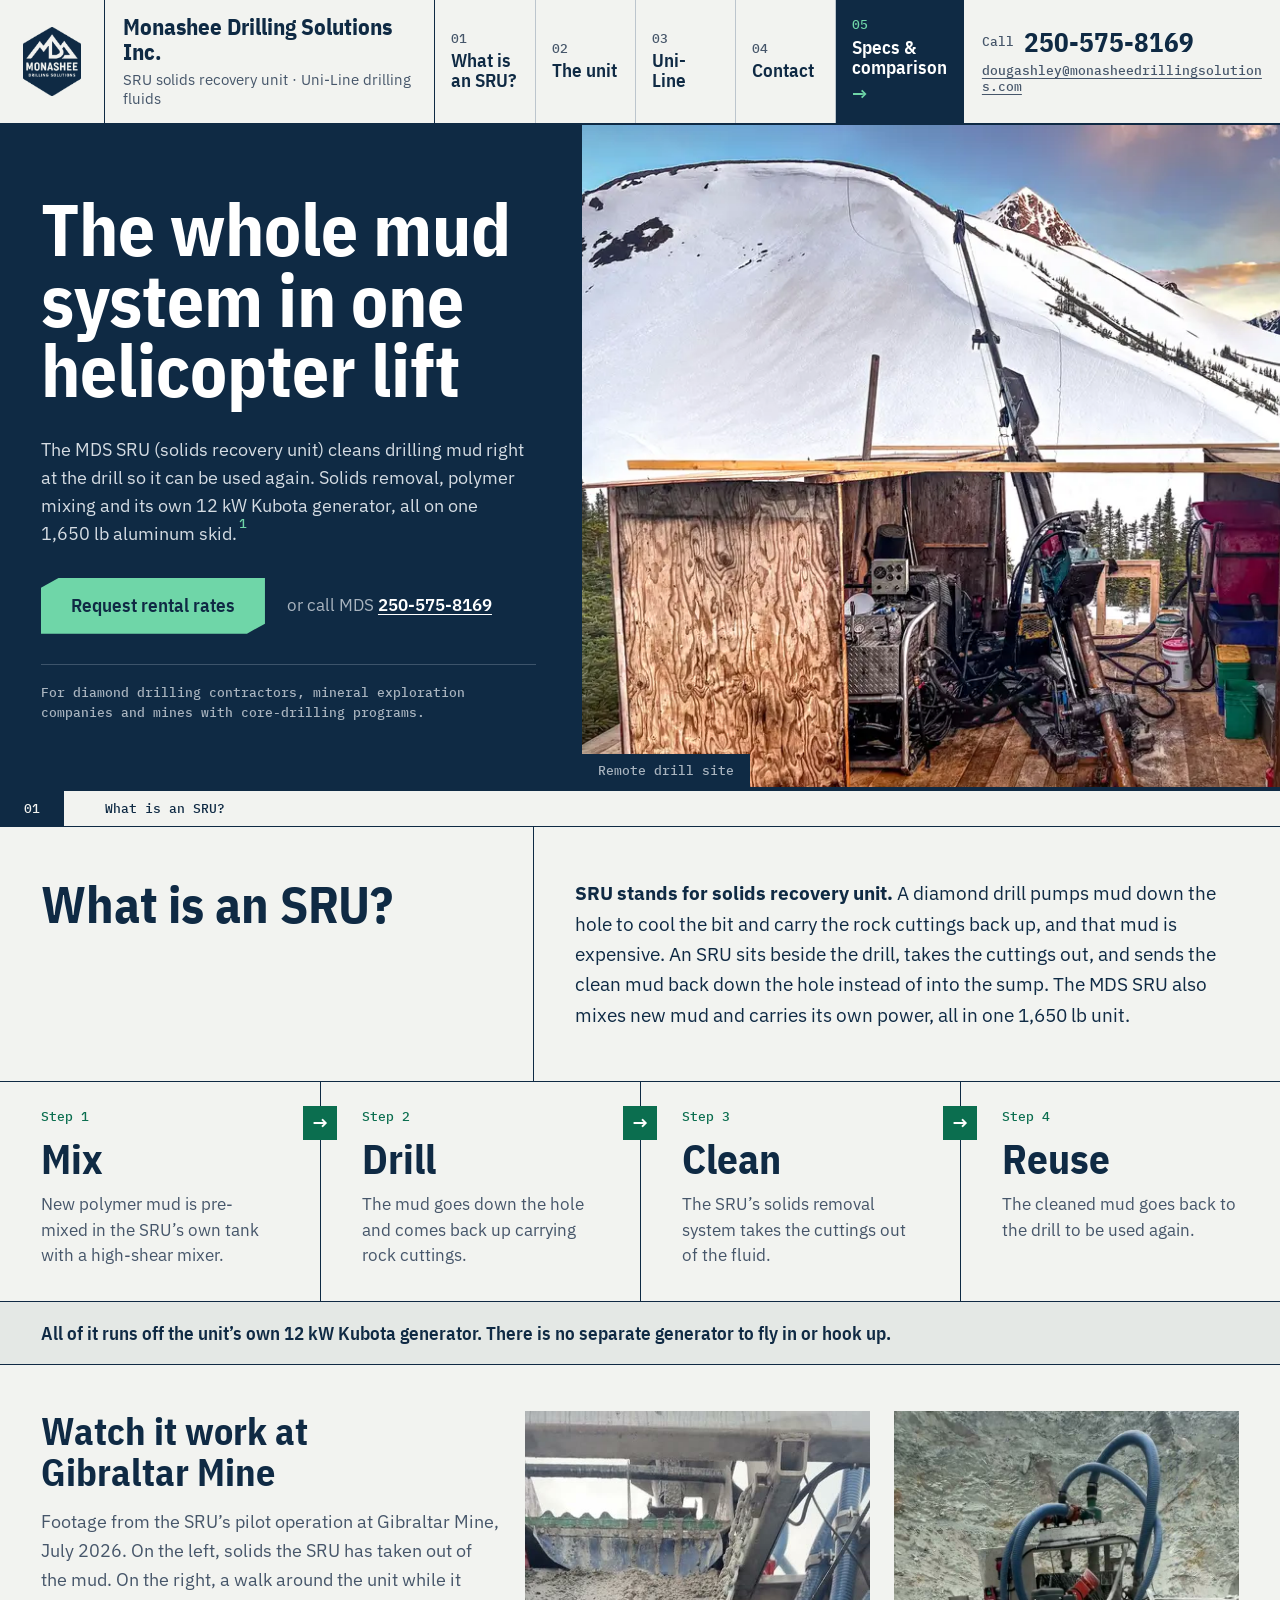
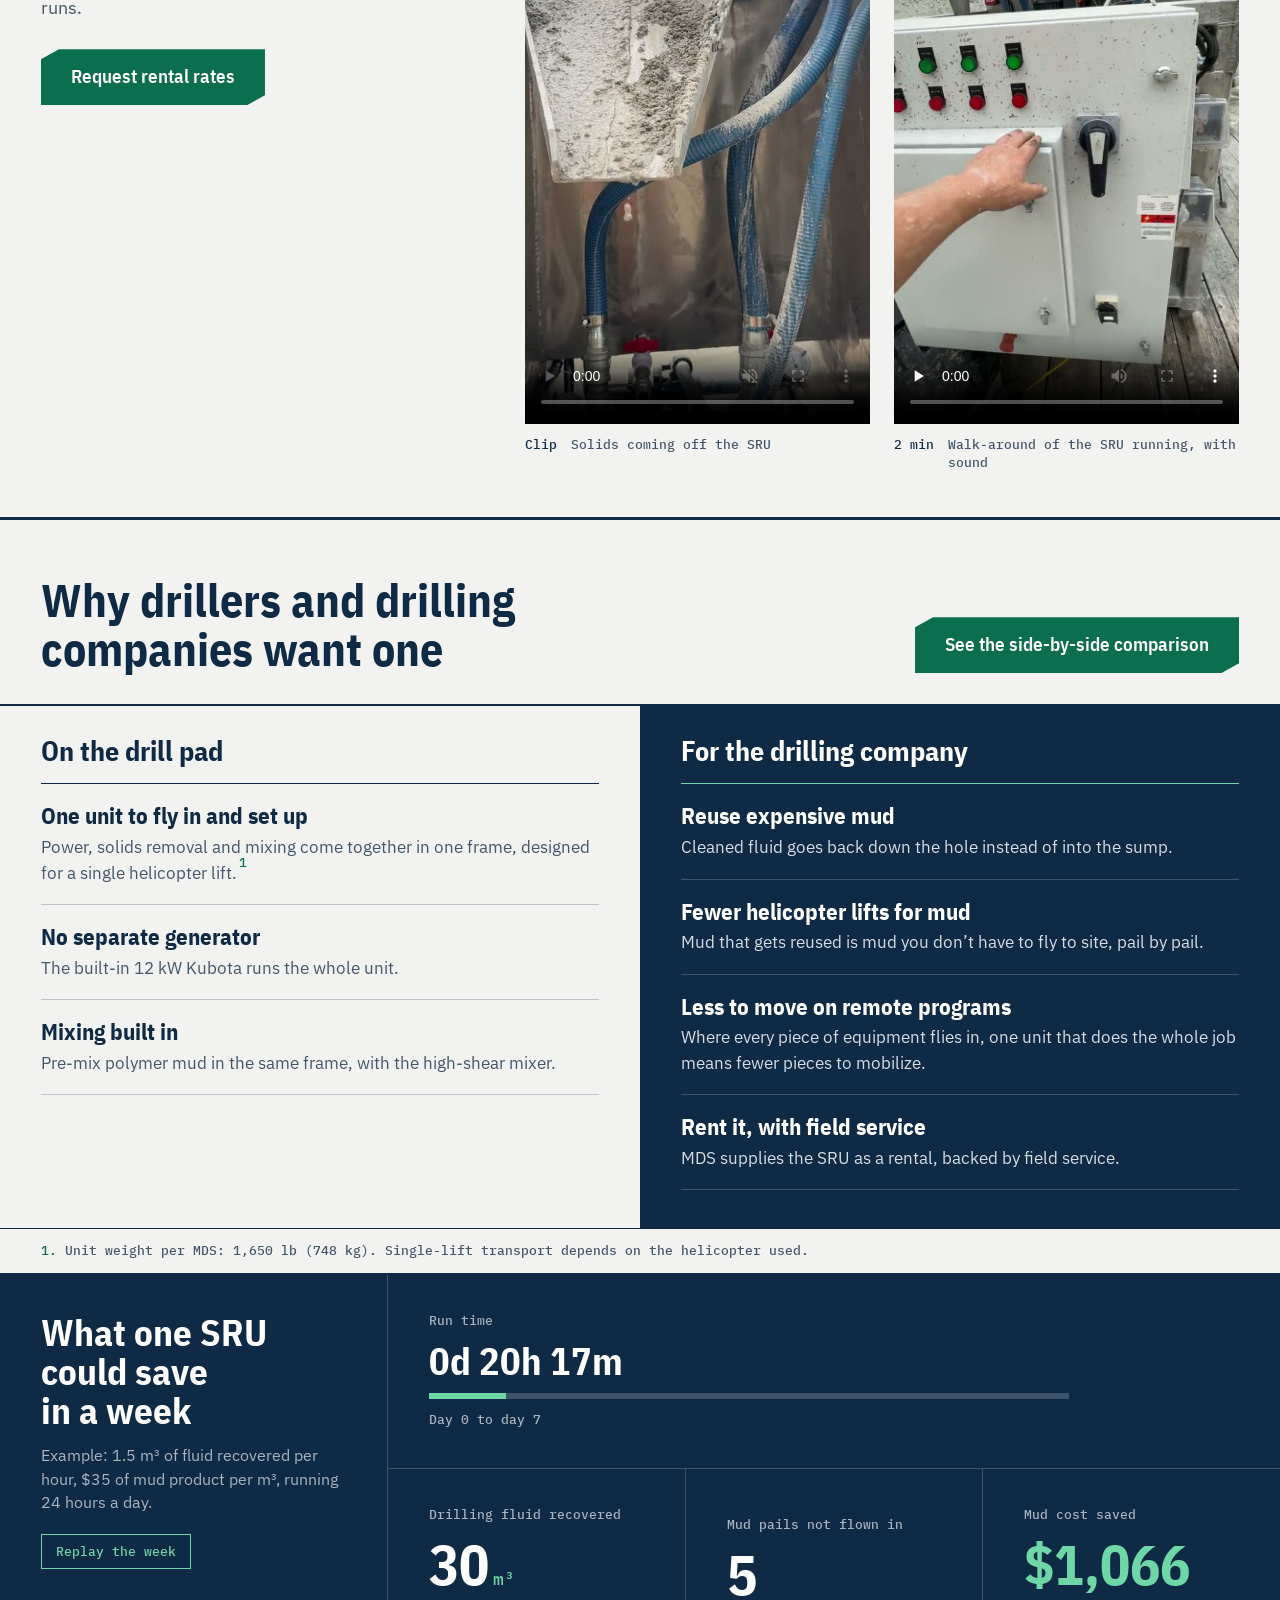
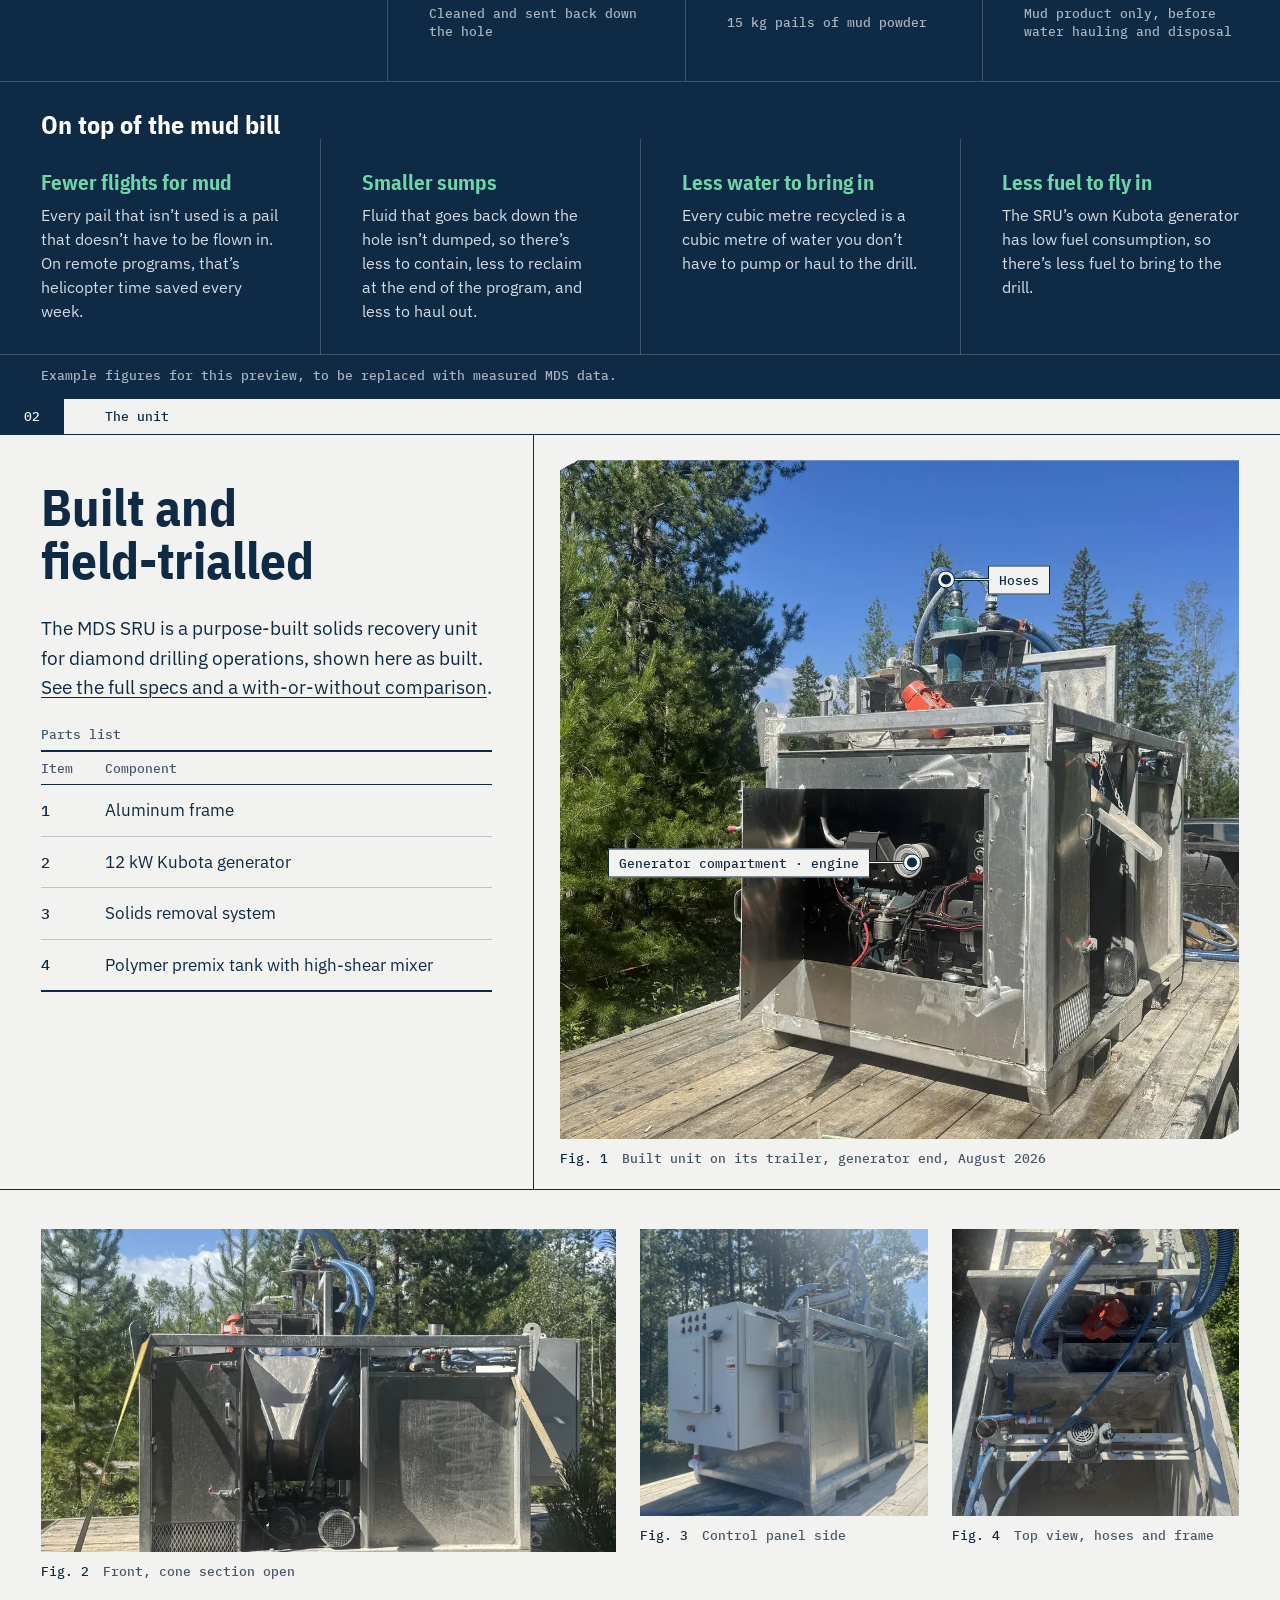
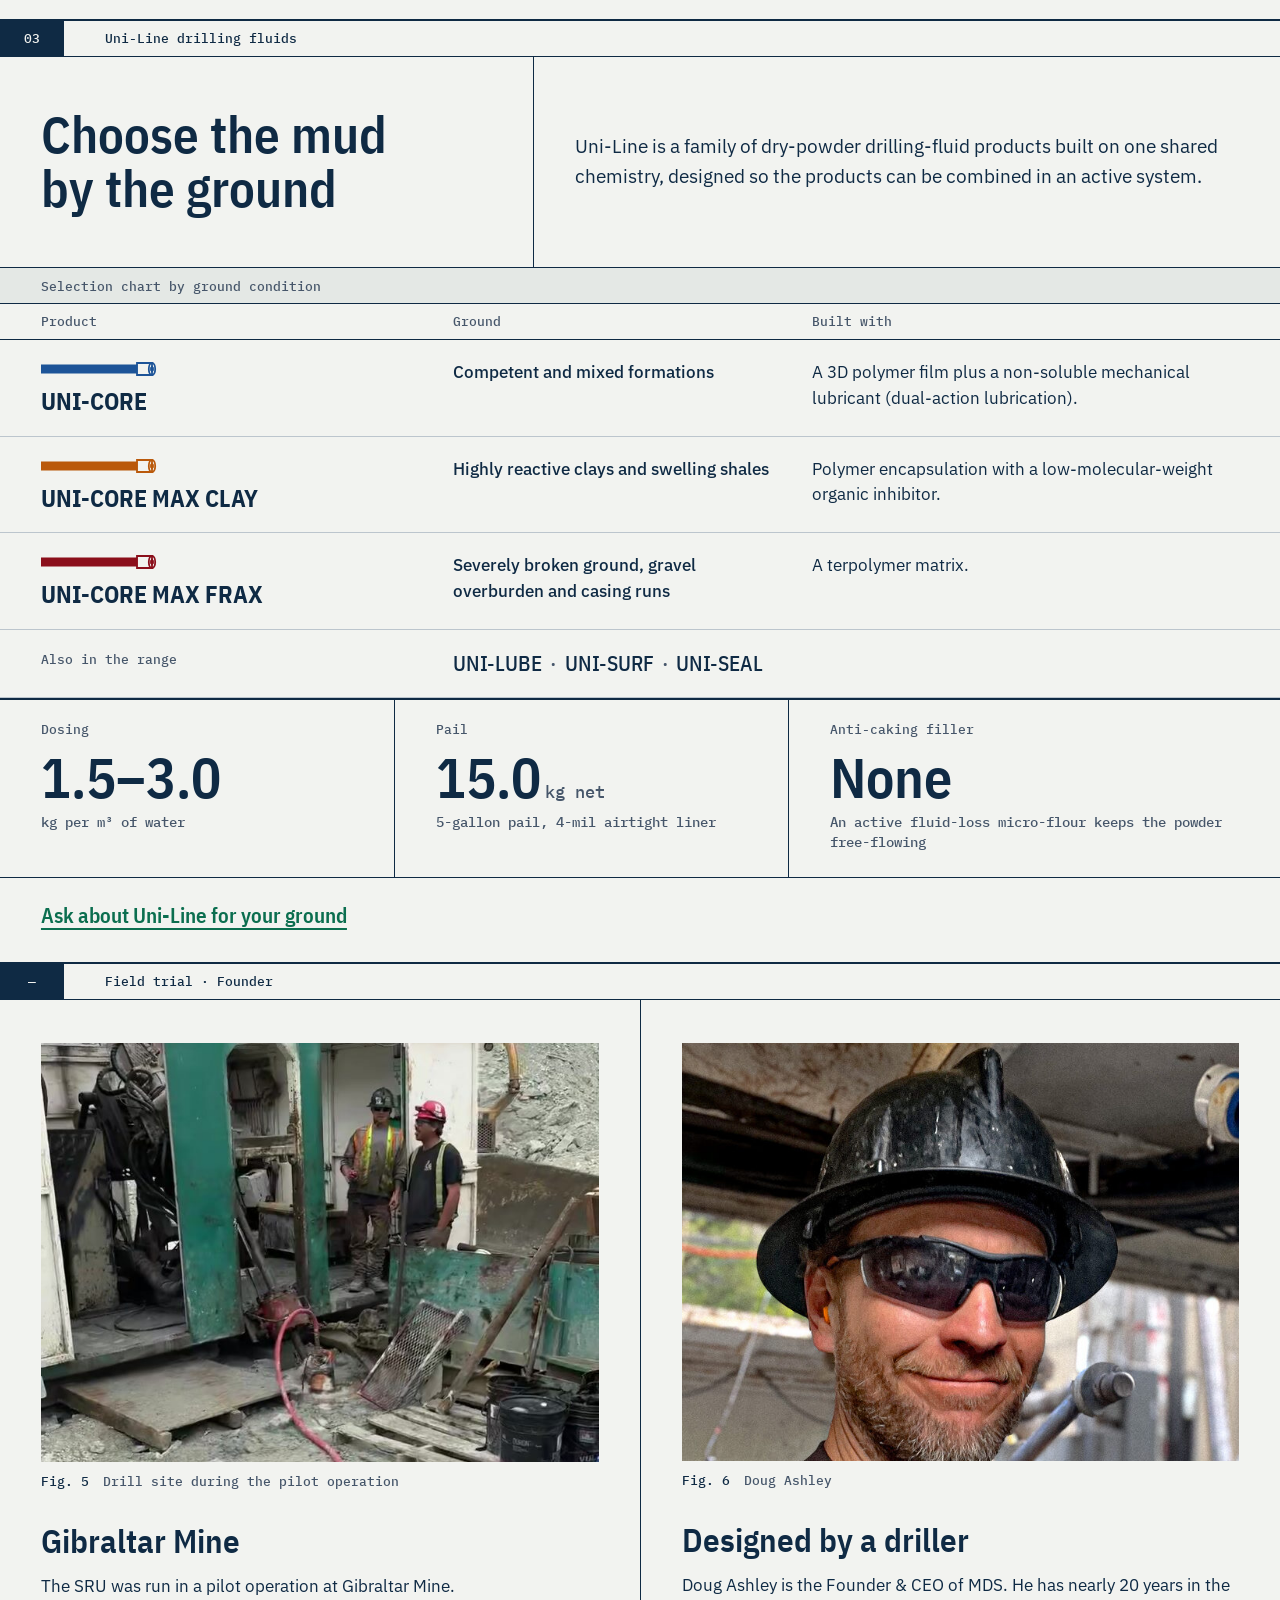
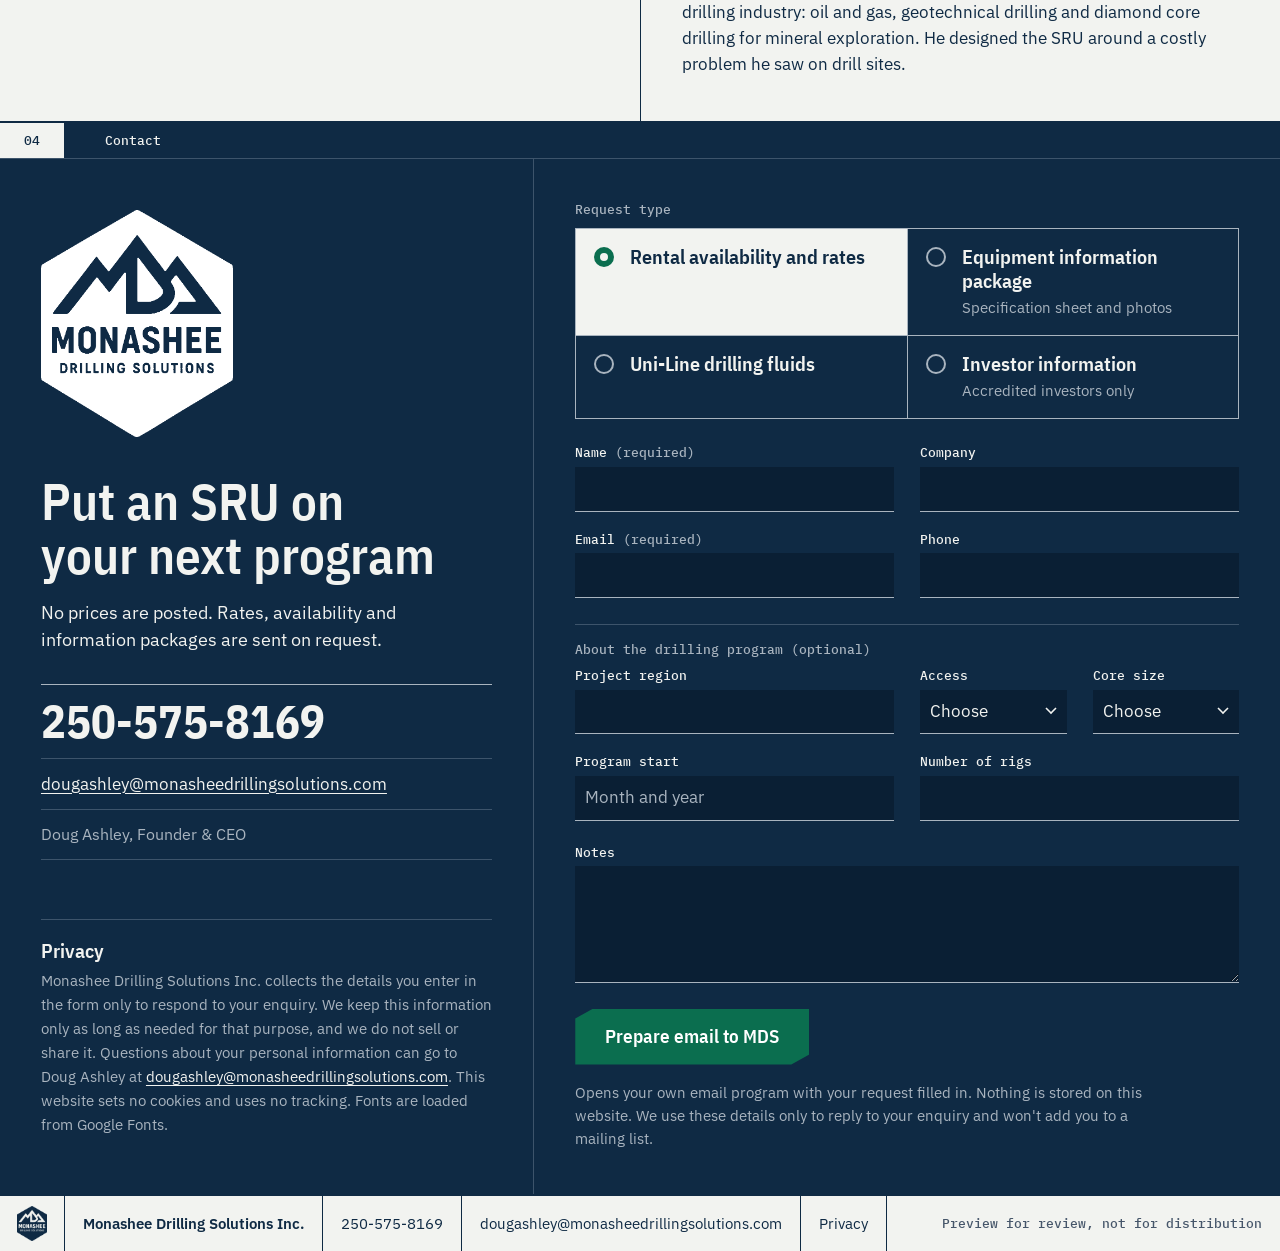
<file: index.html>
<!doctype html>
<html lang="en-CA">
<head>
<meta charset="utf-8">
<meta name="viewport" content="width=device-width, initial-scale=1">
<meta name="robots" content="noindex, nofollow">
<title>Monashee Drilling Solutions Inc. · SRU solids recovery unit and Uni-Line drilling fluids</title>
<meta name="description" content="Monashee Drilling Solutions Inc. (MDS): the SRU (solids recovery unit) for diamond drilling operations, offered as a rental with field service, and Uni-Line drilling fluids. Rates, availability and information packages on request.">
<meta property="og:type" content="website">
<meta property="og:title" content="Monashee Drilling Solutions Inc. · SRU solids recovery unit and Uni-Line drilling fluids">
<meta property="og:description" content="The MDS SRU (solids recovery unit): the whole mud system in one helicopter lift. solids removal, polymer mixing and its own 12 kW generator on one aluminum skid. Available to rent, with field service.">
<meta property="og:image" content="https://markharding123456-a11y.github.io/monashee-drilling-solutions/img/drillsite-1600.jpg">
<meta property="og:image:width" content="1600">
<meta property="og:image:height" content="1200">
<meta property="og:url" content="https://markharding123456-a11y.github.io/monashee-drilling-solutions/">
<meta name="twitter:card" content="summary_large_image">
<meta name="theme-color" content="#0F2A44">
<link rel="icon" type="image/png" sizes="32x32" href="img/favicon-32.png">
<link rel="apple-touch-icon" href="img/apple-touch-icon-180.png">
<link rel="preconnect" href="https://fonts.googleapis.com">
<link rel="preconnect" href="https://fonts.gstatic.com" crossorigin>
<link rel="stylesheet" href="https://fonts.googleapis.com/css2?family=IBM+Plex+Mono:wght@500&amp;family=IBM+Plex+Sans+Condensed:wght@600;700&amp;family=IBM+Plex+Sans:wght@400;500;600&amp;display=swap">
<link rel="stylesheet" href="css/site.css?v=14">
</head>
<body id="top">
<a class="skip" href="#how">Skip to content</a>

<header class="tb">
  <div class="wrap tb-grid">
    <a class="tb-logo" href="#top" aria-label="Monashee Drilling Solutions, top of page">
      <img src="img/logo-mds-navy.png" width="688" height="811" alt="Monashee Drilling Solutions logo">
    </a>
    <div class="tb-name">
      <strong>Monashee Drilling Solutions Inc.</strong>
      <span>SRU solids recovery unit · Uni-Line drilling fluids</span>
    </div>
    <nav class="tb-index" aria-label="Sections">
      <a href="#how"><span>01</span>What is an SRU?</a>
      <a href="#sru"><span>02</span>The unit</a>
      <a href="#uniline"><span>03</span>Uni-Line</a>
      <a href="#requests"><span>04</span>Contact</a>
      <a class="tb-page" href="specs.html"><span>05</span>Specs &amp; comparison <b aria-hidden="true">&rarr;</b></a>
    </nav>
    <div class="tb-call">
      <a class="tb-phone" href="tel:+12505758169"><span class="tb-call-k">Call</span> 250-575-8169</a>
      <a class="tb-mail" href="mailto:dougashley@monasheedrillingsolutions.com">dougashley@monasheedrillingsolutions.com</a>
    </div>
  </div>
</header>

<main>

  <!-- Masthead -->
  <section class="mast" aria-labelledby="mast-title">
    <div class="mast-text">
      <h1 id="mast-title">The whole mud system in one helicopter lift</h1>
      <p class="mast-lede">The MDS SRU (solids recovery unit) cleans drilling mud right at the drill so it can be used again. Solids removal, polymer mixing and its own 12&nbsp;kW Kubota generator, all on one 1,650&nbsp;lb aluminum skid.<sup class="fn"><a href="#fn-1" aria-label="Note 1">1</a></sup></p>
      <div class="act-row">
        <a class="act act-mint" href="#requests" data-request="rental">Request rental rates</a>
        <p class="act-alt">or call MDS <a href="tel:+12505758169">250-575-8169</a></p>
      </div>
      <p class="mast-for">For diamond drilling contractors, mineral exploration companies and mines with core-drilling programs.</p>
    </div>
    <figure class="mast-fig">
      <picture>
        <source type="image/webp" srcset="img/drillsite-900.webp 900w, img/drillsite-1600.webp 1600w" sizes="(min-width: 861px) 55vw, 100vw">
        <img src="img/drillsite-900.jpg" srcset="img/drillsite-900.jpg 900w, img/drillsite-1600.jpg 1600w" sizes="(min-width: 861px) 55vw, 100vw" width="1600" height="1200" fetchpriority="high" alt="A diamond drill set up inside a plywood drill shack on a remote mountainside, with a snow-covered ridge behind it">
      </picture>
      <figcaption>Remote drill site</figcaption>
    </figure>
  </section>

  <!-- 01 What it does -->
  <section id="how" aria-labelledby="how-title">
    <div class="band"><div class="wrap band-grid"><span class="band-no">01</span><span class="band-title">What is an SRU?</span></div></div>
    <div class="wrap how-head">
      <h2 id="how-title">What is an SRU?</h2>
      <p><span><b>SRU stands for solids recovery unit.</b> A diamond drill pumps mud down the hole to cool the bit and carry the rock cuttings back up, and that mud is expensive. An SRU sits beside the drill, takes the cuttings out, and sends the clean mud back down the hole instead of into the sump. The MDS SRU also mixes new mud and carries its own power, all in one 1,650&nbsp;lb unit.</span></p>
    </div>
    <div class="wrap">
      <ol class="flow">
        <li><span class="n">Step 1</span><h3>Mix</h3><p>New polymer mud is pre-mixed in the SRU&rsquo;s own tank with a high-shear mixer.</p></li>
        <li><span class="n">Step 2</span><h3>Drill</h3><p>The mud goes down the hole and comes back up carrying rock cuttings.</p></li>
        <li><span class="n">Step 3</span><h3>Clean</h3><p>The SRU&rsquo;s solids removal system takes the cuttings out of the fluid.</p></li>
        <li><span class="n">Step 4</span><h3>Reuse</h3><p>The cleaned mud goes back to the drill to be used again.</p></li>
      </ol>
      <p class="flow-power">All of it runs off the unit&rsquo;s own 12&nbsp;kW Kubota generator. There is no separate generator to fly in or hook up.</p>
    </div>
    <div class="wrap watch">
      <div class="watch-text">
        <h3>Watch it work at Gibraltar Mine</h3>
        <p>Footage from the SRU&rsquo;s pilot operation at Gibraltar Mine, July 2026. On the left, solids the SRU has taken out of the mud. On the right, a walk around the unit while it runs.</p>
        <a class="act" href="#requests" data-request="rental">Request rental rates</a>
      </div>
      <figure class="fig vid">
        <video class="vid-loop" data-src="video/sru-cuttings-loop.mp4" poster="img/poster-cuttings.jpg" width="540" height="960" muted loop playsinline preload="none" aria-label="Short silent clip: wet solids sliding off the SRU and dropping below the unit"></video>
        <figcaption><span>Clip</span>Solids coming off the SRU</figcaption>
      </figure>
      <figure class="fig vid">
        <video src="video/sru-gibraltar-walkaround.mp4" poster="img/poster-walkaround.jpg" width="540" height="960" controls playsinline preload="none" aria-label="Two-minute walk-around video of the SRU running at the Gibraltar Mine pilot"></video>
        <figcaption><span>2 min</span>Walk-around of the SRU running, with sound</figcaption>
      </figure>
    </div>
  </section>

  <!-- Why -->
  <section class="why" aria-labelledby="why-title">
    <div class="wrap why-head">
      <h2 id="why-title">Why drillers and drilling companies want one</h2>
      <a class="act" href="specs.html">See the side-by-side comparison</a>
    </div>
    <div class="wrap why-grid">
      <div class="why-col">
        <h3>On the drill pad</h3>
        <ul>
          <li><b>One unit to fly in and set up</b>Power, solids removal and mixing come together in one frame, designed for a single helicopter lift.<sup class="fn"><a href="#fn-1" aria-label="Note 1">1</a></sup></li>
          <li><b>No separate generator</b>The built-in 12&nbsp;kW Kubota runs the whole unit.</li>
          <li><b>Mixing built in</b>Pre-mix polymer mud in the same frame, with the high-shear mixer.</li>
        </ul>
      </div>
      <div class="why-col why-co">
        <h3>For the drilling company</h3>
        <ul>
          <li><b>Reuse expensive mud</b>Cleaned fluid goes back down the hole instead of into the sump.</li>
          <li><b>Fewer helicopter lifts for mud</b>Mud that gets reused is mud you don&rsquo;t have to fly to site, pail by pail.</li>
          <li><b>Less to move on remote programs</b>Where every piece of equipment flies in, one unit that does the whole job means fewer pieces to mobilize.</li>
          <li><b>Rent it, with field service</b>MDS supplies the SRU as a rental, backed by field service.</li>
        </ul>
      </div>
    </div>
    <p class="wrap why-note" id="fn-1"><span>1.</span> Unit weight per MDS: 1,650&nbsp;lb (748&nbsp;kg). Single-lift transport depends on the helicopter used.</p>
  </section>

  <!-- Savings ticker: one simulated week. PLACEHOLDER figures live in js/site.js (SAVINGS) - replace with measured MDS data before launch. -->
  <section class="save" id="savings" aria-labelledby="save-title">
    <div class="wrap save-grid">
      <div class="save-head">
        <h2 id="save-title">What one SRU could save in a week</h2>
        <p class="save-basis" data-save-basis>Based on fluid recovered per hour and the cost of mixed mud, running around the clock.</p>
        <button class="save-replay" type="button" data-save-replay>Replay the week</button>
      </div>
      <div class="save-cell save-clock" aria-hidden="true">
        <span class="k">Run time</span>
        <span class="v" data-save-clock>0d 00h 00m</span>
        <span class="bar"><i data-save-bar></i></span>
        <span class="s">Day 0 to day 7</span>
      </div>
      <div class="save-cell" aria-hidden="true">
        <span class="k">Drilling fluid recovered</span>
        <span class="v"><span data-save-fluid>0</span><span class="u">m³</span></span>
        <span class="s">Cleaned and sent back down the hole</span>
      </div>
      <div class="save-cell" aria-hidden="true">
        <span class="k">Mud pails not flown in</span>
        <span class="v" data-save-pails>0</span>
        <span class="s">15 kg pails of mud powder</span>
      </div>
      <div class="save-cell save-money" aria-hidden="true">
        <span class="k">Mud cost saved</span>
        <span class="v" data-save-money>0</span>
        <span class="s">Mud product only, before water hauling and disposal</span>
      </div>
      <p class="sr-only" data-save-summary></p>
    </div>
    <div class="wrap save-extra">
      <h3>On top of the mud bill</h3>
      <div><b>Fewer flights for mud</b><p>Every pail that isn&rsquo;t used is a pail that doesn&rsquo;t have to be flown in. On remote programs, that&rsquo;s helicopter time saved every week.</p></div>
      <div><b>Smaller sumps</b><p>Fluid that goes back down the hole isn&rsquo;t dumped, so there&rsquo;s less to contain, less to reclaim at the end of the program, and less to haul out.</p></div>
      <div><b>Less water to bring in</b><p>Every cubic metre recycled is a cubic metre of water you don&rsquo;t have to pump or haul to the drill.</p></div>
      <div><b>Less fuel to fly in</b><p>The SRU&rsquo;s own Kubota generator has low fuel consumption, so there&rsquo;s less fuel to bring to the drill.</p></div>
    </div>
    <p class="wrap save-note">Example figures for this preview, to be replaced with measured MDS data.</p>
  </section>

  <!-- 02 The unit -->
  <section id="sru" aria-labelledby="sru-title">
    <div class="band"><div class="wrap band-grid"><span class="band-no">02</span><span class="band-title">The unit</span></div></div>

    <div class="wrap hero">
      <div class="hero-text">
        <h2 class="unit-title" id="sru-title">Built and field-trialled</h2>
        <p class="lede">The MDS SRU is a purpose-built solids recovery unit for diamond drilling operations, shown here as built. <a href="specs.html">See the full specs and a with-or-without comparison</a>.</p>
        <table class="parts">
          <caption>Parts list</caption>
          <thead><tr><th scope="col">Item</th><th scope="col">Component</th></tr></thead>
          <tbody>
            <tr><td>1</td><td>Aluminum frame</td></tr>
            <tr><td>2</td><td>12&nbsp;kW Kubota generator</td></tr>
            <tr><td>3</td><td>Solids removal system</td></tr>
            <tr><td>4</td><td>Polymer premix tank with high-shear mixer</td></tr>
          </tbody>
        </table>
      </div>

      <figure class="fig hero-fig">
        <div class="fig-frame chamfer">
          <picture>
            <source type="image/webp" srcset="img/sru-3344-900.webp 900w, img/sru-3344-1600.webp 1600w" sizes="(min-width: 861px) 71vw, 100vw">
            <img src="img/sru-3344-900.jpg" srcset="img/sru-3344-900.jpg 900w, img/sru-3344-1600.jpg 1600w" sizes="(min-width: 861px) 71vw, 100vw" width="900" height="675" fetchpriority="high" alt="The built SRU on a flatbed trailer with its generator compartment door open, showing the engine inside; blue hoses loop over the top of the frame, with pine trees and blue sky behind">
          </picture>
          <span class="callout co-engine" aria-hidden="true"><i></i><b><span class="co-lg">Generator compartment · engine</span><span class="co-sm">Engine</span></b></span>
          <span class="callout co-hoses" aria-hidden="true"><i></i><b>Hoses</b></span>
        </div>
        <figcaption><span>Fig. 1</span>Built unit on its trailer, generator end, August 2026</figcaption>
      </figure>
    </div>

    <!-- More photos of the built unit -->
    <div class="wrap build">
      <div class="build-figs">
        <figure class="fig f-wide">
          <div class="fig-frame r-169">
            <picture>
              <source type="image/webp" srcset="img/sru-3343-900.webp 900w, img/sru-3343-1600.webp 1600w" sizes="(min-width: 861px) 52vw, 100vw">
              <img src="img/sru-3343-900.jpg" srcset="img/sru-3343-900.jpg 900w, img/sru-3343-1600.jpg 1600w" sizes="(min-width: 861px) 52vw, 100vw" width="900" height="675" loading="lazy" decoding="async" alt="Front of the SRU, open at this end: a funnel-shaped cone section in the middle, pumps and motors below it, and blue hoses rising from the top of the frame">
            </picture>
          </div>
          <figcaption><span>Fig. 2</span>Front, cone section open</figcaption>
        </figure>
        <figure class="fig">
          <div class="fig-frame r-11">
            <picture>
              <source type="image/webp" srcset="img/sru-3346-900.webp">
              <img src="img/sru-3346-900.jpg" width="900" height="675" loading="lazy" decoding="async" alt="Side of the SRU with a grey electrical control panel: a row of indicator lights, switches and a hinged cover, with hoses on the frame above">
            </picture>
          </div>
          <figcaption><span>Fig. 3</span>Control panel side</figcaption>
        </figure>
        <figure class="fig">
          <div class="fig-frame r-11">
            <picture>
              <source type="image/webp" srcset="img/sru-topview-900.webp">
              <img src="img/sru-topview-900.jpg" width="900" height="1200" loading="lazy" decoding="async" alt="The SRU seen from directly above: the aluminum frame, blue hoses running to two hose fittings at one end, an orange motor, and an open tank with a motor mounted on a crossbar">
            </picture>
          </div>
          <figcaption><span>Fig. 4</span>Top view, hoses and frame</figcaption>
        </figure>
      </div>
    </div>
  </section>

  <!-- 02 Uni-Line -->
  <section id="uniline" aria-labelledby="ul-title">
    <div class="band"><div class="wrap band-grid"><span class="band-no">03</span><span class="band-title">Uni-Line drilling fluids</span></div></div>

    <div class="wrap ul-head">
      <h2 id="ul-title">Choose the mud by the ground</h2>
      <p>Uni-Line is a family of dry-powder drilling-fluid products built on one shared chemistry, designed so the products can be combined in an active system.</p>
    </div>

    <div class="wrap">
      <table class="select">
        <caption>Selection chart by ground condition</caption>
        <thead>
          <tr><th scope="col">Product</th><th scope="col">Ground</th><th scope="col">Built with</th></tr>
        </thead>
        <tbody>
          <tr class="k-core">
            <th scope="row"><svg class="rod" viewBox="0 0 120 18" width="120" height="18" aria-hidden="true" focusable="false"><rect x="0" y="5" width="96" height="8"/><path d="M96 3h15v12H96z" fill="none" stroke-width="1.8"/><ellipse cx="111" cy="9" rx="3.2" ry="6" fill="none" stroke-width="1.8"/><ellipse cx="111" cy="9" rx="1.4" ry="2.8"/></svg><span>UNI-CORE</span></th>
            <td>Competent and mixed formations</td>
            <td>A 3D polymer film plus a non-soluble mechanical lubricant (dual-action lubrication).</td>
          </tr>
          <tr class="k-clay">
            <th scope="row"><svg class="rod" viewBox="0 0 120 18" width="120" height="18" aria-hidden="true" focusable="false"><rect x="0" y="5" width="96" height="8"/><path d="M96 3h15v12H96z" fill="none" stroke-width="1.8"/><ellipse cx="111" cy="9" rx="3.2" ry="6" fill="none" stroke-width="1.8"/><ellipse cx="111" cy="9" rx="1.4" ry="2.8"/></svg><span>UNI-CORE MAX CLAY</span></th>
            <td>Highly reactive clays and swelling shales</td>
            <td>Polymer encapsulation with a low-molecular-weight organic inhibitor.</td>
          </tr>
          <tr class="k-frax">
            <th scope="row"><svg class="rod" viewBox="0 0 120 18" width="120" height="18" aria-hidden="true" focusable="false"><rect x="0" y="5" width="96" height="8"/><path d="M96 3h15v12H96z" fill="none" stroke-width="1.8"/><ellipse cx="111" cy="9" rx="3.2" ry="6" fill="none" stroke-width="1.8"/><ellipse cx="111" cy="9" rx="1.4" ry="2.8"/></svg><span>UNI-CORE MAX FRAX</span></th>
            <td>Severely broken ground, gravel overburden and casing runs</td>
            <td>A terpolymer matrix.</td>
          </tr>
          <tr class="also">
            <th scope="row"><span>Also in the range</span></th>
            <td colspan="2">UNI-LUBE <span aria-hidden="true">·</span> UNI-SURF <span aria-hidden="true">·</span> UNI-SEAL</td>
          </tr>
        </tbody>
      </table>
    </div>

    <div class="ul-data-band">
      <dl class="wrap ul-data">
        <div><dt>Dosing</dt><dd><span class="v">1.5&ndash;3.0</span><span class="s">kg per m³ of water</span></dd></div>
        <div><dt>Pail</dt><dd><span class="v">15.0<span class="u">kg net</span></span><span class="s">5-gallon pail, 4-mil airtight liner</span></dd></div>
        <div><dt>Anti-caking filler</dt><dd><span class="v v-word">None</span><span class="s">An active fluid-loss micro-flour keeps the powder free-flowing</span></dd></div>
      </dl>
    </div>
    <div class="wrap ul-act">
      <a class="quiet" href="#requests" data-request="uni-line">Ask about Uni-Line for your ground</a>
    </div>
  </section>

  <!-- 03 Field trial · Founder -->
  <section id="field" aria-label="Field trial and founder">
    <div class="band"><div class="wrap band-grid"><span class="band-no" aria-hidden="true">&mdash;</span><span class="band-title">Field trial · Founder</span></div></div>

    <div class="wrap field">
      <article class="field-col" aria-labelledby="trial-title">
        <figure class="fig">
          <div class="fig-frame r-45 pos-trial">
            <img src="img/gibraltar-pilot-720.jpg" width="720" height="1280" loading="lazy" decoding="async" alt="A drill site at Gibraltar Mine: a drill shack with its doors open, two crew members in hard hats and hi-vis vests, black pails on a pallet and a red hose across grey rock ground">
          </div>
          <figcaption><span>Fig. 5</span>Drill site during the pilot operation</figcaption>
        </figure>
        <div class="field-text">
          <h2 id="trial-title">Gibraltar Mine</h2>
          <p>The SRU was run in a pilot operation at Gibraltar Mine.</p>
        </div>
      </article>
      <article class="field-col" aria-labelledby="founder-title">
        <figure class="fig">
          <div class="fig-frame r-45 pos-founder">
            <img src="img/founder-doug-ashley.jpg" width="713" height="951" loading="lazy" decoding="async" alt="Doug Ashley smiling, wearing a black hard hat, tinted safety glasses and a hi-vis harness, with drilling equipment behind him">
          </div>
          <figcaption><span>Fig. 6</span>Doug Ashley</figcaption>
        </figure>
        <div class="field-text">
          <h2 id="founder-title">Designed by a driller</h2>
          <p>Doug Ashley is the Founder &amp; CEO of MDS. He has nearly 20 years in the drilling industry: oil and gas, geotechnical drilling and diamond core drilling for mineral exploration. He designed the SRU around a costly problem he saw on drill sites.</p>
        </div>
      </article>
    </div>
  </section>

  <!-- 04 Requests -->
  <section id="requests" class="navy" aria-labelledby="req-title">
    <div class="band band-dark"><div class="wrap band-grid"><span class="band-no">04</span><span class="band-title">Contact</span></div></div>

    <div class="wrap req">
      <div class="req-side">
        <img class="req-logo" src="img/logo-mds-white.png" width="688" height="811" loading="lazy" decoding="async" alt="Monashee Drilling Solutions logo">
        <h2 id="req-title">Put an SRU on your next program</h2>
        <p>No prices are posted. Rates, availability and information packages are sent on request.</p>
        <div class="direct">
          <a class="direct-phone" href="tel:+12505758169">250-575-8169</a>
          <a class="direct-mail" href="mailto:dougashley@monasheedrillingsolutions.com">dougashley@monasheedrillingsolutions.com</a>
          <span class="direct-who">Doug Ashley, Founder &amp; CEO</span>
        </div>
      </div>

      <div class="req-main">
        <form class="req-form" id="request-form" method="post" action="mailto:dougashley@monasheedrillingsolutions.com" enctype="text/plain" novalidate>
          <fieldset class="types">
            <legend>Request type</legend>
            <div class="types-grid">
              <label class="type"><input type="radio" name="type" value="rental" checked><span class="t-mark" aria-hidden="true"></span><span class="t-name">Rental availability and rates</span></label>
              <label class="type"><input type="radio" name="type" value="package"><span class="t-mark" aria-hidden="true"></span><span class="t-name">Equipment information package</span><span class="t-desc">Specification sheet and photos</span></label>
              <label class="type"><input type="radio" name="type" value="uni-line"><span class="t-mark" aria-hidden="true"></span><span class="t-name">Uni-Line drilling fluids</span></label>
              <label class="type"><input type="radio" name="type" value="investor" aria-describedby="investor-note"><span class="t-mark" aria-hidden="true"></span><span class="t-name">Investor information</span><span class="t-desc">Accredited investors only</span></label>
            </div>
          </fieldset>

          <div class="investor-note" id="investor-note" role="note">
            <p>Monashee Drilling Solutions Inc. is a private British Columbia company. Information about investing is provided only to persons who qualify as accredited investors under National Instrument 45-106, after eligibility is confirmed. Nothing on this website is an offer to sell, or a solicitation of an offer to buy, any securities.</p>
          </div>

          <div class="fields">
            <div class="f">
              <label for="f-name">Name <span class="req-mark">(required)</span></label>
              <input id="f-name" name="name" autocomplete="name" required aria-describedby="err-name">
              <span class="err" id="err-name"></span>
            </div>
            <div class="f">
              <label for="f-company">Company</label>
              <input id="f-company" name="company" autocomplete="organization">
            </div>
            <div class="f">
              <label for="f-email">Email <span class="req-mark">(required)</span></label>
              <input id="f-email" name="email" type="email" autocomplete="email" required aria-describedby="err-email">
              <span class="err" id="err-email"></span>
            </div>
            <div class="f">
              <label for="f-phone">Phone</label>
              <input id="f-phone" name="phone" type="tel" autocomplete="tel">
            </div>
          </div>

          <fieldset class="trade" id="trade-fields">
            <legend>About the drilling program <span class="opt">(optional)</span></legend>
            <div class="fields fields-trade">
              <div class="f f-2">
                <label for="f-region">Project region</label>
                <input id="f-region" name="region">
              </div>
              <div class="f">
                <label for="f-access">Access</label>
                <select id="f-access" name="access"><option value="">Choose</option><option>Helicopter</option><option>Road</option><option>Skid</option></select>
              </div>
              <div class="f">
                <label for="f-core">Core size</label>
                <select id="f-core" name="core"><option value="">Choose</option><option>BQ</option><option>NQ</option><option>HQ</option><option>PQ</option><option>Other / mixed</option></select>
              </div>
              <div class="f f-2">
                <label for="f-start">Program start</label>
                <input id="f-start" name="start" placeholder="Month and year">
              </div>
              <div class="f f-2">
                <label for="f-rigs">Number of rigs</label>
                <input id="f-rigs" name="rigs" type="number" inputmode="numeric" min="1" step="1" aria-describedby="err-rigs">
                <span class="err" id="err-rigs"></span>
              </div>
            </div>
          </fieldset>

          <div class="fields">
            <div class="f f-full">
              <label for="f-notes">Notes</label>
              <textarea id="f-notes" name="notes" rows="4"></textarea>
            </div>
          </div>

          <div class="submit-row">
            <button type="submit" class="act">Prepare email to MDS</button>
          </div>
          <p class="form-help">Opens your own email program with your request filled in. Nothing is stored on this website. We use these details only to reply to your enquiry and won't add you to a mailing list.</p>
          <p class="form-status" id="form-status" role="status" aria-live="polite"></p>
        </form>
      </div>

      <div class="privacy" id="privacy">
        <h3>Privacy</h3>
        <p>Monashee Drilling Solutions Inc. collects the details you enter in the form only to respond to your enquiry. We keep this information only as long as needed for that purpose, and we do not sell or share it. Questions about your personal information can go to Doug Ashley at <a href="mailto:dougashley@monasheedrillingsolutions.com">dougashley@monasheedrillingsolutions.com</a>. This website sets no cookies and uses no tracking. Fonts are loaded from Google Fonts.</p>
      </div>
    </div>
  </section>
</main>

<footer class="foot">
  <div class="wrap foot-grid">
    <span class="foot-mark"><img class="foot-logo" src="img/logo-mds-navy.png" width="688" height="811" loading="lazy" decoding="async" alt=""></span>
    <span class="foot-name">Monashee Drilling Solutions Inc.</span>
    <a href="tel:+12505758169">250-575-8169</a>
    <a class="foot-mail" href="mailto:dougashley@monasheedrillingsolutions.com">dougashley@monasheedrillingsolutions.com</a>
    <a href="#privacy">Privacy</a>
    <span class="foot-preview">Preview for review, not for distribution</span>
  </div>
</footer>

<script src="js/site.js?v=7"></script>
</body>
</html>
</file>
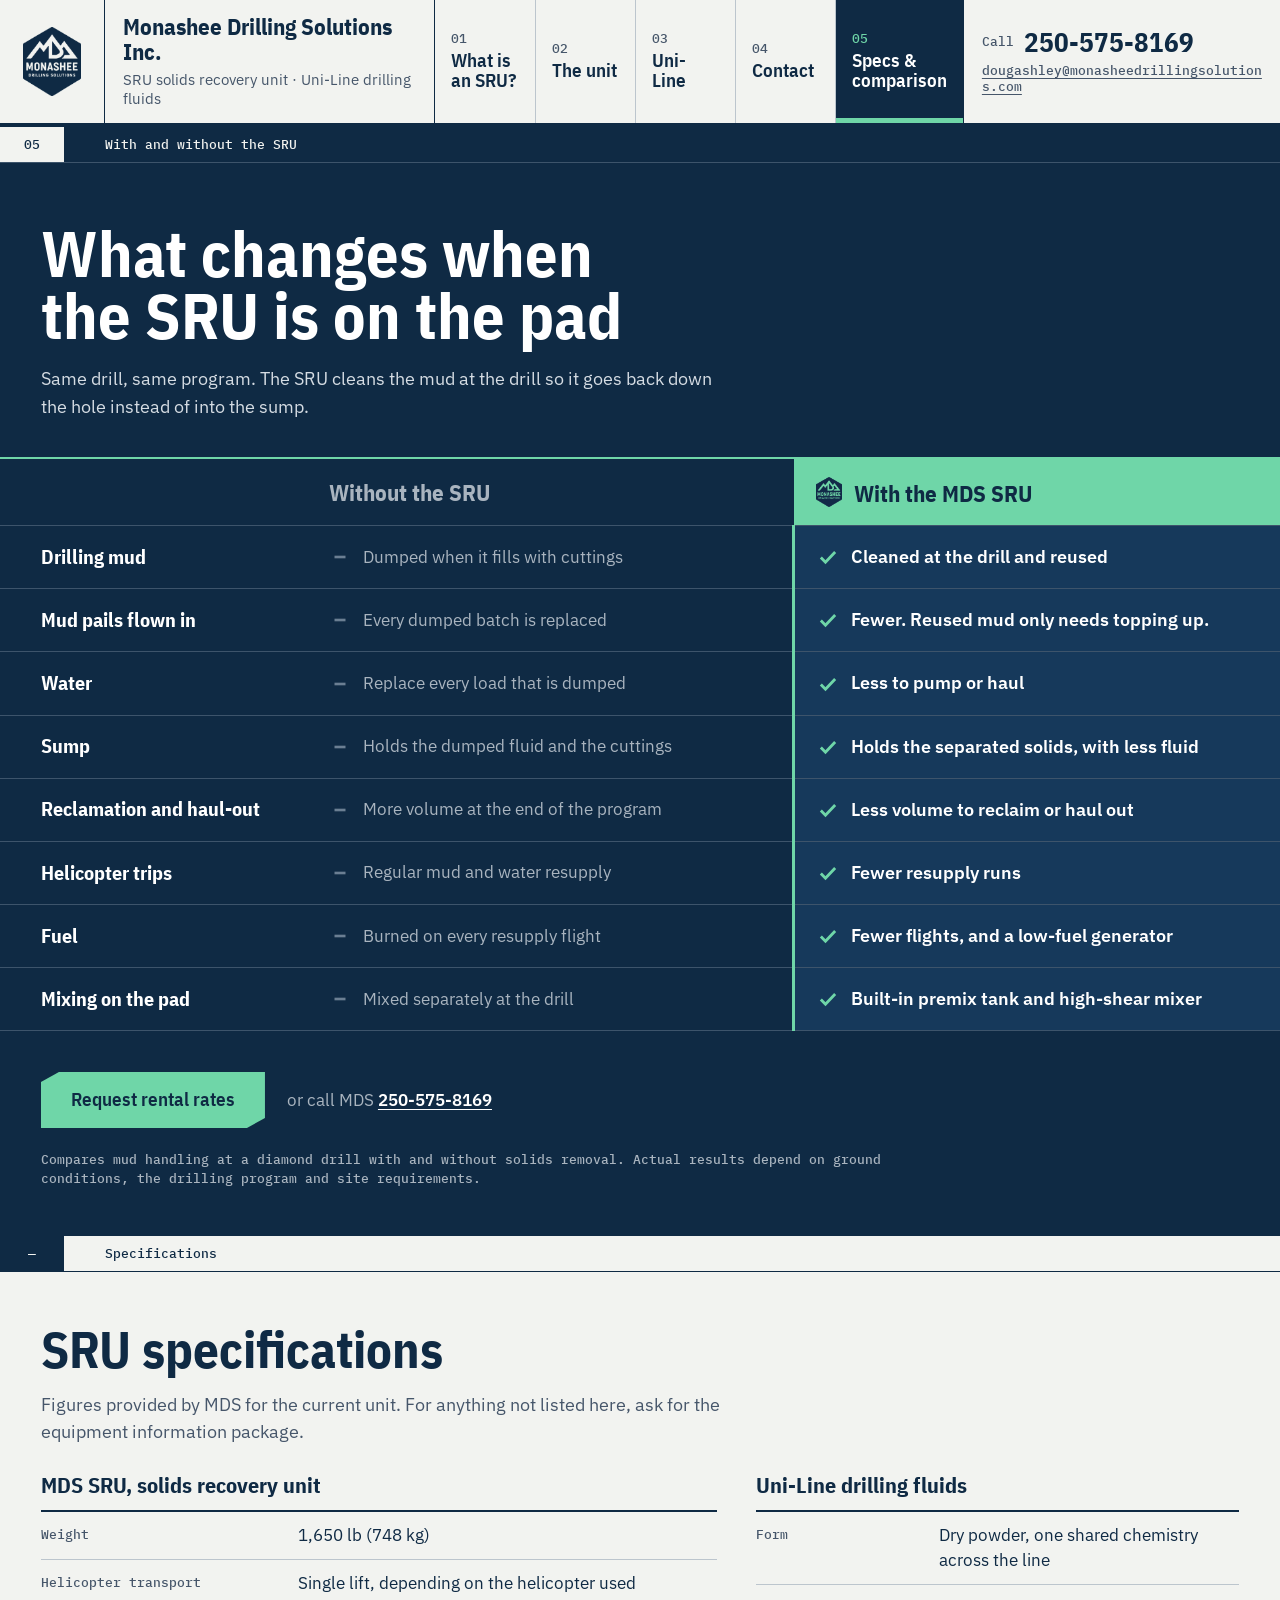
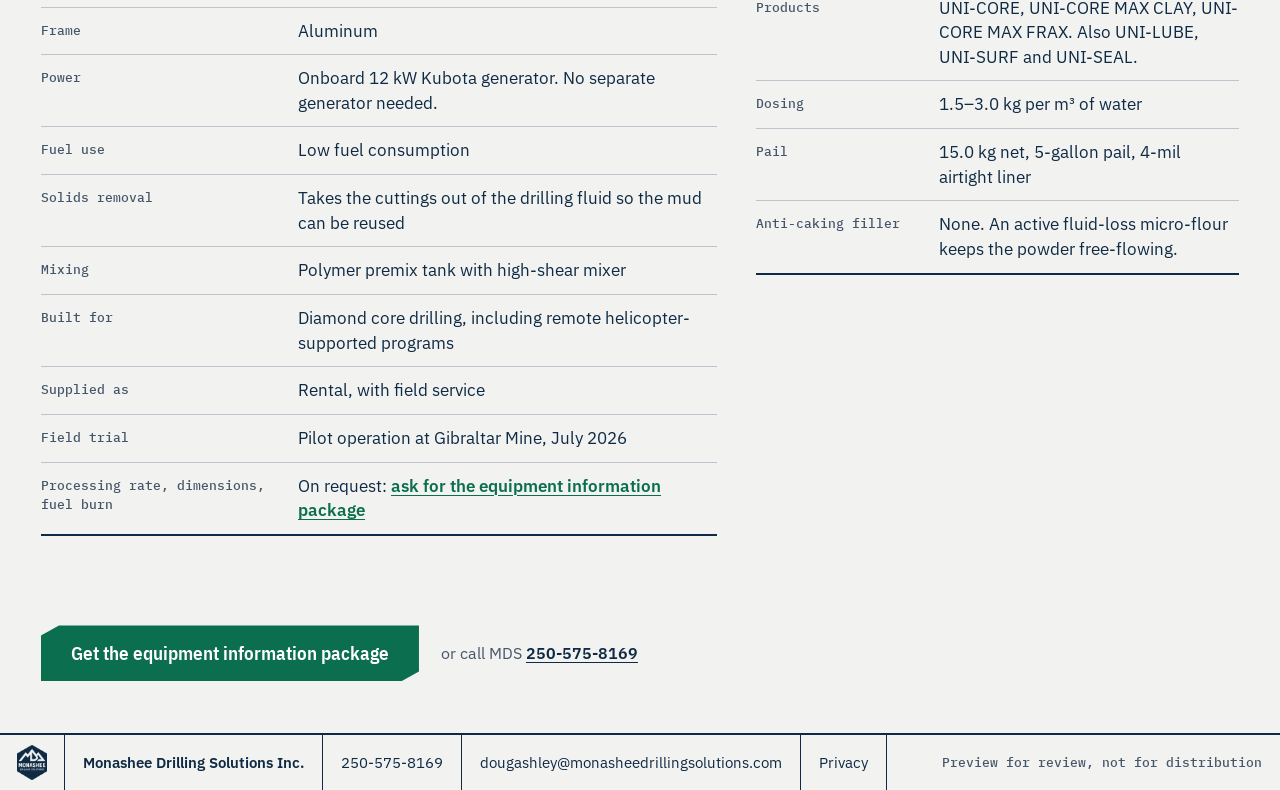
<file: specs.html>
<!doctype html>
<html lang="en-CA">
<head>
<meta charset="utf-8">
<meta name="viewport" content="width=device-width, initial-scale=1">
<meta name="robots" content="noindex, nofollow">
<title>SRU specifications and comparison · Monashee Drilling Solutions Inc.</title>
<meta name="description" content="Specifications for the MDS SRU (solids recovery unit) and Uni-Line drilling fluids, and how a diamond drill program runs with and without the SRU.">
<meta property="og:type" content="website">
<meta property="og:title" content="MDS SRU: specifications and with-or-without comparison">
<meta property="og:description" content="The whole mud system in one helicopter lift: solids removal, polymer mixing and its own 12 kW generator on one aluminum skid. Available to rent, with field service.">
<meta property="og:image" content="https://markharding123456-a11y.github.io/monashee-drilling-solutions/img/drillsite-1600.jpg">
<meta property="og:image:width" content="1600">
<meta property="og:image:height" content="1200">
<meta property="og:url" content="https://markharding123456-a11y.github.io/monashee-drilling-solutions/specs.html">
<meta name="twitter:card" content="summary_large_image">
<meta name="theme-color" content="#0F2A44">
<link rel="icon" type="image/png" sizes="32x32" href="img/favicon-32.png">
<link rel="apple-touch-icon" href="img/apple-touch-icon-180.png">
<link rel="preconnect" href="https://fonts.googleapis.com">
<link rel="preconnect" href="https://fonts.gstatic.com" crossorigin>
<link rel="stylesheet" href="https://fonts.googleapis.com/css2?family=IBM+Plex+Mono:wght@500&amp;family=IBM+Plex+Sans+Condensed:wght@600;700&amp;family=IBM+Plex+Sans:wght@400;500;600&amp;display=swap">
<link rel="stylesheet" href="css/site.css?v=14">
</head>
<body id="top">
<a class="skip" href="#compare">Skip to content</a>

<header class="tb">
  <div class="wrap tb-grid">
    <a class="tb-logo" href="index.html" aria-label="Monashee Drilling Solutions, home page">
      <img src="img/logo-mds-navy.png" width="688" height="811" alt="Monashee Drilling Solutions logo">
    </a>
    <div class="tb-name">
      <strong>Monashee Drilling Solutions Inc.</strong>
      <span>SRU solids recovery unit · Uni-Line drilling fluids</span>
    </div>
    <nav class="tb-index" aria-label="Sections">
      <a href="index.html#how"><span>01</span>What is an SRU?</a>
      <a href="index.html#sru"><span>02</span>The unit</a>
      <a href="index.html#uniline"><span>03</span>Uni-Line</a>
      <a href="index.html#requests"><span>04</span>Contact</a>
      <a class="tb-page" href="specs.html" aria-current="page"><span>05</span>Specs &amp; comparison</a>
    </nav>
    <div class="tb-call">
      <a class="tb-phone" href="tel:+12505758169"><span class="tb-call-k">Call</span> 250-575-8169</a>
      <a class="tb-mail" href="mailto:dougashley@monasheedrillingsolutions.com">dougashley@monasheedrillingsolutions.com</a>
    </div>
  </div>
</header>

<main>
  <section id="compare" class="vs" aria-labelledby="vs-title">
    <div class="band band-dark"><div class="wrap band-grid"><span class="band-no">05</span><span class="band-title">With and without the SRU</span></div></div>
    <div class="wrap vs-head">
      <h1 id="vs-title">What changes when the SRU is on the pad</h1>
      <p>Same drill, same program. The SRU cleans the mud at the drill so it goes back down the hole instead of into the sump.</p>
    </div>
    <div class="wrap">
      <table class="vs-table">
        <thead>
          <tr>
            <th scope="col"><span class="sr-only">What changes</span></th>
            <th scope="col" class="vs-no">Without the SRU</th>
            <th scope="col" class="vs-yes"><img src="img/logo-mds-white.png" width="688" height="811" alt="" class="vs-logo">With the MDS SRU</th>
          </tr>
        </thead>
        <tbody>
          <tr>
            <th scope="row">Drilling mud</th>
            <td class="vs-no" data-label="Without the SRU"><svg class="vs-ic" viewBox="0 0 20 20" aria-hidden="true" focusable="false"><path d="M5 10h10" fill="none" stroke="currentColor" stroke-width="2.4"/></svg><span>Dumped when it fills with cuttings</span></td>
            <td class="vs-yes" data-label="With the MDS SRU"><svg class="vs-ic" viewBox="0 0 20 20" aria-hidden="true" focusable="false"><path d="M3.5 10.5l4.2 4.2L16.5 5.5" fill="none" stroke="currentColor" stroke-width="2.6"/></svg><span>Cleaned at the drill and reused</span></td>
          </tr>
          <tr>
            <th scope="row">Mud pails flown in</th>
            <td class="vs-no" data-label="Without the SRU"><svg class="vs-ic" viewBox="0 0 20 20" aria-hidden="true" focusable="false"><path d="M5 10h10" fill="none" stroke="currentColor" stroke-width="2.4"/></svg><span>Every dumped batch is replaced</span></td>
            <td class="vs-yes" data-label="With the MDS SRU"><svg class="vs-ic" viewBox="0 0 20 20" aria-hidden="true" focusable="false"><path d="M3.5 10.5l4.2 4.2L16.5 5.5" fill="none" stroke="currentColor" stroke-width="2.6"/></svg><span>Fewer. Reused mud only needs topping up.</span></td>
          </tr>
          <tr>
            <th scope="row">Water</th>
            <td class="vs-no" data-label="Without the SRU"><svg class="vs-ic" viewBox="0 0 20 20" aria-hidden="true" focusable="false"><path d="M5 10h10" fill="none" stroke="currentColor" stroke-width="2.4"/></svg><span>Replace every load that is dumped</span></td>
            <td class="vs-yes" data-label="With the MDS SRU"><svg class="vs-ic" viewBox="0 0 20 20" aria-hidden="true" focusable="false"><path d="M3.5 10.5l4.2 4.2L16.5 5.5" fill="none" stroke="currentColor" stroke-width="2.6"/></svg><span>Less to pump or haul</span></td>
          </tr>
          <tr>
            <th scope="row">Sump</th>
            <td class="vs-no" data-label="Without the SRU"><svg class="vs-ic" viewBox="0 0 20 20" aria-hidden="true" focusable="false"><path d="M5 10h10" fill="none" stroke="currentColor" stroke-width="2.4"/></svg><span>Holds the dumped fluid and the cuttings</span></td>
            <td class="vs-yes" data-label="With the MDS SRU"><svg class="vs-ic" viewBox="0 0 20 20" aria-hidden="true" focusable="false"><path d="M3.5 10.5l4.2 4.2L16.5 5.5" fill="none" stroke="currentColor" stroke-width="2.6"/></svg><span>Holds the separated solids, with less fluid</span></td>
          </tr>
          <tr>
            <th scope="row">Reclamation and haul-out</th>
            <td class="vs-no" data-label="Without the SRU"><svg class="vs-ic" viewBox="0 0 20 20" aria-hidden="true" focusable="false"><path d="M5 10h10" fill="none" stroke="currentColor" stroke-width="2.4"/></svg><span>More volume at the end of the program</span></td>
            <td class="vs-yes" data-label="With the MDS SRU"><svg class="vs-ic" viewBox="0 0 20 20" aria-hidden="true" focusable="false"><path d="M3.5 10.5l4.2 4.2L16.5 5.5" fill="none" stroke="currentColor" stroke-width="2.6"/></svg><span>Less volume to reclaim or haul out</span></td>
          </tr>
          <tr>
            <th scope="row">Helicopter trips</th>
            <td class="vs-no" data-label="Without the SRU"><svg class="vs-ic" viewBox="0 0 20 20" aria-hidden="true" focusable="false"><path d="M5 10h10" fill="none" stroke="currentColor" stroke-width="2.4"/></svg><span>Regular mud and water resupply</span></td>
            <td class="vs-yes" data-label="With the MDS SRU"><svg class="vs-ic" viewBox="0 0 20 20" aria-hidden="true" focusable="false"><path d="M3.5 10.5l4.2 4.2L16.5 5.5" fill="none" stroke="currentColor" stroke-width="2.6"/></svg><span>Fewer resupply runs</span></td>
          </tr>
          <tr>
            <th scope="row">Fuel</th>
            <td class="vs-no" data-label="Without the SRU"><svg class="vs-ic" viewBox="0 0 20 20" aria-hidden="true" focusable="false"><path d="M5 10h10" fill="none" stroke="currentColor" stroke-width="2.4"/></svg><span>Burned on every resupply flight</span></td>
            <td class="vs-yes" data-label="With the MDS SRU"><svg class="vs-ic" viewBox="0 0 20 20" aria-hidden="true" focusable="false"><path d="M3.5 10.5l4.2 4.2L16.5 5.5" fill="none" stroke="currentColor" stroke-width="2.6"/></svg><span>Fewer flights, and a low-fuel generator</span></td>
          </tr>
          <tr>
            <th scope="row">Mixing on the pad</th>
            <td class="vs-no" data-label="Without the SRU"><svg class="vs-ic" viewBox="0 0 20 20" aria-hidden="true" focusable="false"><path d="M5 10h10" fill="none" stroke="currentColor" stroke-width="2.4"/></svg><span>Mixed separately at the drill</span></td>
            <td class="vs-yes" data-label="With the MDS SRU"><svg class="vs-ic" viewBox="0 0 20 20" aria-hidden="true" focusable="false"><path d="M3.5 10.5l4.2 4.2L16.5 5.5" fill="none" stroke="currentColor" stroke-width="2.6"/></svg><span>Built-in premix tank and high-shear mixer</span></td>
          </tr>
        </tbody>
      </table>
    </div>
    <div class="wrap vs-foot">
      <div class="act-row">
        <a class="act act-mint" href="index.html?request=rental#requests">Request rental rates</a>
        <p class="act-alt">or call MDS <a href="tel:+12505758169">250-575-8169</a></p>
      </div>
      <p class="vs-note">Compares mud handling at a diamond drill with and without solids removal. Actual results depend on ground conditions, the drilling program and site requirements.</p>
    </div>
  </section>

  <section id="specs" aria-labelledby="specs-title">
    <div class="band"><div class="wrap band-grid"><span class="band-no" aria-hidden="true">&mdash;</span><span class="band-title">Specifications</span></div></div>
    <div class="wrap spec-head">
      <h2 id="specs-title">SRU specifications</h2>
      <p>Figures provided by MDS for the current unit. For anything not listed here, ask for the equipment information package.</p>
    </div>
    <div class="wrap spec-grid">
      <table class="spec">
        <caption>MDS SRU, solids recovery unit</caption>
        <tbody>
          <tr><th scope="row">Weight</th><td>1,650&nbsp;lb (748&nbsp;kg)</td></tr>
          <tr><th scope="row">Helicopter transport</th><td>Single lift, depending on the helicopter used</td></tr>
          <tr><th scope="row">Frame</th><td>Aluminum</td></tr>
          <tr><th scope="row">Power</th><td>Onboard 12&nbsp;kW Kubota generator. No separate generator needed.</td></tr>
          <tr><th scope="row">Fuel use</th><td>Low fuel consumption</td></tr>
          <tr><th scope="row">Solids removal</th><td>Takes the cuttings out of the drilling fluid so the mud can be reused</td></tr>
          <tr><th scope="row">Mixing</th><td>Polymer premix tank with high-shear mixer</td></tr>
          <tr><th scope="row">Built for</th><td>Diamond core drilling, including remote helicopter-supported programs</td></tr>
          <tr><th scope="row">Supplied as</th><td>Rental, with field service</td></tr>
          <tr><th scope="row">Field trial</th><td>Pilot operation at Gibraltar Mine, July 2026</td></tr>
          <tr class="ask"><th scope="row">Processing rate, dimensions, fuel burn</th><td>On request: <a href="index.html?request=package#requests">ask for the equipment information package</a></td></tr>
        </tbody>
      </table>
      <table class="spec">
        <caption>Uni-Line drilling fluids</caption>
        <tbody>
          <tr><th scope="row">Form</th><td>Dry powder, one shared chemistry across the line</td></tr>
          <tr><th scope="row">Products</th><td>UNI-CORE, UNI-CORE MAX CLAY, UNI-CORE MAX FRAX. Also UNI-LUBE, UNI-SURF and UNI-SEAL.</td></tr>
          <tr><th scope="row">Dosing</th><td>1.5&ndash;3.0&nbsp;kg per m³ of water</td></tr>
          <tr><th scope="row">Pail</th><td>15.0&nbsp;kg net, 5-gallon pail, 4-mil airtight liner</td></tr>
          <tr><th scope="row">Anti-caking filler</th><td>None. An active fluid-loss micro-flour keeps the powder free-flowing.</td></tr>
        </tbody>
      </table>
    </div>
  </section>
  <div class="wrap spec-act">
    <a class="act" href="index.html?request=package#requests">Get the equipment information package</a>
    <p class="act-alt">or call MDS <a href="tel:+12505758169">250-575-8169</a></p>
  </div>

</main>

<footer class="foot">
  <div class="wrap foot-grid">
    <span class="foot-mark"><img class="foot-logo" src="img/logo-mds-navy.png" width="688" height="811" loading="lazy" decoding="async" alt=""></span>
    <span class="foot-name">Monashee Drilling Solutions Inc.</span>
    <a href="tel:+12505758169">250-575-8169</a>
    <a class="foot-mail" href="mailto:dougashley@monasheedrillingsolutions.com">dougashley@monasheedrillingsolutions.com</a>
    <a href="index.html#privacy">Privacy</a>
    <span class="foot-preview">Preview for review, not for distribution</span>
  </div>
</footer>
</body>
</html>
</file>
<file: css/site.css>
/* Monashee Drilling Solutions Inc. - preview site
   "Field spec sheet": ink on cool drafting paper, navy plates, one action colour (malachite).
   Hairline rules, no shadows, no gradients, square or hexagon-chamfered corners. */

:root {
  --paper: #F2F3F0;       /* cool drafting paper */
  --paper-2: #E4E8E5;     /* ruled fills, hover */
  --ink: #0F2A44;         /* MDS logo navy */
  --ink-2: #46566A;       /* secondary text on paper */
  --rule-soft: #BCC5CD;   /* soft rule on paper */
  --navy: #0F2A44;
  --navy-2: #0A1F34;      /* footnote strip on navy */
  --on-navy: #F2F3F0;
  --mute-navy: #A9B4BF;   /* mountain grey, secondary on navy */
  --rule-navy: #3D546B;   /* hairline on navy */
  --acc: #0B6E4F;         /* malachite: the one action colour on paper */
  --acc-hover: #095C42;
  --mint: #6FD6A8;        /* units and small accents on navy only */
  --err-navy: #FFB4A8;    /* error text on navy */
  --core: #1D5498; --clay: #BA590B; --frax: #8B0F1B;
  /* chamfer follows the logo hexagon: edges slope 30 degrees from horizontal */
  --chx: 18px; --chy: 10px;
  --display: "IBM Plex Sans Condensed", "Arial Narrow", sans-serif;
  --body: "IBM Plex Sans", "Segoe UI", Arial, sans-serif;
  --mono: "IBM Plex Mono", Consolas, monospace;
  --pad: clamp(16px, 3.2vw, 46px);
}

*, *::before, *::after { box-sizing: border-box; }
html { -webkit-text-size-adjust: 100%; scroll-behavior: smooth; }
@media (prefers-reduced-motion: reduce) { html { scroll-behavior: auto; } }
body {
  margin: 0; background: var(--paper); color: var(--ink);
  font: 400 17px/1.55 var(--body);
  font-variant-numeric: tabular-nums lining-nums;
  -webkit-font-smoothing: auto;
}
img { display: block; max-width: 100%; height: auto; }
a { color: inherit; text-underline-offset: 3px; text-decoration-thickness: 1px; }
:focus-visible { outline: 3px solid var(--acc); outline-offset: 2px; }
.navy :focus-visible, .plate :focus-visible { outline-color: var(--mint); }
h1, h2, h3 { font-family: var(--display); font-weight: 600; line-height: 1.05; margin: 0; letter-spacing: 0; text-wrap: balance; }
p { margin: 0; }
dl, dd { margin: 0; }

.wrap { max-width: 1440px; margin-inline: auto; }
@media (min-width: 1441px) {
  .wrap { border-inline: 1px solid var(--rule-soft); }
  .navy .wrap, .plate .wrap { border-color: var(--rule-navy); }
}

.skip { position: absolute; left: 8px; top: -60px; z-index: 10; padding: 10px 16px; background: var(--ink); color: var(--paper); font: 600 16px/1.2 var(--body); text-decoration: none; }
.skip:focus { top: 8px; outline: 3px solid var(--acc); outline-offset: 2px; }

/* ---------- header title block ---------- */
.tb { border-bottom: 2px solid var(--ink); }
.tb-grid { display: grid; grid-template-columns: 104px minmax(0, 1.25fr) minmax(0, 2fr) minmax(0, 1.2fr); }
.tb-grid > * { border-left: 1px solid var(--ink); padding: 14px 18px; min-width: 0; }
.tb-grid > :first-child { border-left: 0; }
.tb-logo { display: flex; align-items: center; justify-content: center; padding: 10px; }
.tb-logo img { width: 58px; }
.tb-name { display: flex; flex-direction: column; justify-content: center; }
.tb-name strong { font: 700 23px/1.1 var(--display); }
.tb-name span { font: 400 14.5px/1.35 var(--body); color: var(--ink-2); margin-top: 5px; }
.tb-index { display: grid; grid-template-columns: repeat(4, 1fr); padding: 0; }
.tb-index a {
  display: flex; flex-direction: column; justify-content: center; gap: 7px;
  padding: 14px 16px; text-decoration: none; font: 600 19px/1.05 var(--display);
  border-left: 1px solid var(--rule-soft);
}
.tb-index a:first-child { border-left: 0; }
.tb-index a span { font: 500 12.5px/1 var(--mono); color: var(--ink-2); }
.tb-index a:hover { background: var(--paper-2); }
.tb-index a:hover span { color: var(--acc); }
.tb-call { display: flex; flex-direction: column; justify-content: center; gap: 7px; }
.tb-phone { font: 700 27px/1 var(--display); text-decoration: none; white-space: nowrap; }
.tb-call-k { font: 500 12.5px/1 var(--mono); color: var(--ink-2); vertical-align: 0.45em; margin-right: 4px; }
.tb-phone:hover { color: var(--acc); }
.tb-mail { font: 500 12.5px/1.3 var(--mono); color: var(--ink-2); overflow-wrap: anywhere; }
.tb-mail:hover { color: var(--acc); }

/* ---------- section strip: "01 | The SRU" ---------- */
.band { border-bottom: 1px solid var(--ink); }
section + section .band, section + section { border-top: 0; }
section + section { border-top: 2px solid var(--ink); }
.band-grid { display: grid; grid-template-columns: 64px 1fr; font: 500 13px/1 var(--mono); }
.band-grid > span { padding: 11px var(--pad); display: flex; align-items: center; }
.band-no { justify-content: center; padding: 11px 0 !important; background: var(--ink); color: var(--paper); }
.band-title { color: var(--ink); }
.band-dark { border-bottom-color: var(--rule-navy); }
.band-dark .band-no { background: var(--paper); color: var(--ink); }
.band-dark .band-title { color: var(--on-navy); }

/* ---------- hero ---------- */
.hero { display: grid; grid-template-columns: minmax(0, 5fr) minmax(0, 7fr); }
.hero-text { padding: clamp(30px, 3.6vw, 54px) var(--pad) clamp(30px, 3.6vw, 50px); display: flex; flex-direction: column; gap: 26px; }
h1 { font-size: clamp(44px, 5.3vw, 84px); font-weight: 700; line-height: 1.02; }
.unit-title { font-size: clamp(36px, 4vw, 60px); font-weight: 700; }
.lede { font-size: 19px; line-height: 1.55; max-width: 34em; }
.terms { border-top: 1px solid var(--ink); }
.terms div { display: grid; grid-template-columns: 92px 1fr; gap: 12px; padding: 11px 0; border-bottom: 1px solid var(--rule-soft); }
.terms dt { font: 500 12.5px/1.7 var(--mono); color: var(--ink-2); }
.terms dd { font-size: 16px; line-height: 1.5; }

/* the single action style: solid malachite, hexagon-chamfered */
.act-row { display: flex; align-items: center; flex-wrap: wrap; gap: 14px 22px; }
.act {
  display: inline-flex; align-items: center; min-height: 56px; padding: 0 30px;
  background: var(--acc); color: #fff; text-decoration: none; border: 0; cursor: pointer;
  font: 600 19px/1.15 var(--display);
  clip-path: polygon(var(--chx) 0, 100% 0, 100% calc(100% - var(--chy)), calc(100% - var(--chx)) 100%, 0 100%, 0 var(--chy));
}
.act:hover { background: var(--acc-hover); }
.act:focus-visible { clip-path: none; outline-offset: 3px; }
.act-alt { font-size: 16px; color: var(--ink-2); }
.act-alt a { color: var(--ink); font-weight: 600; white-space: nowrap; }
.act-alt a:hover { color: var(--acc); }

/* ---------- figures ---------- */
.fig { margin: 0; }
.fig-frame { position: relative; overflow: hidden; background: var(--paper-2); }
.fig-frame img { width: 100%; height: 100%; object-fit: cover; }
.fig-frame picture { display: contents; }
.chamfer { clip-path: polygon(var(--chx) 0, 100% 0, 100% calc(100% - var(--chy)), calc(100% - var(--chx)) 100%, 0 100%, 0 var(--chy)); }
.r-169 { aspect-ratio: 16 / 9; }
.r-11 { aspect-ratio: 1 / 1; }
.r-45 { aspect-ratio: 4 / 5; }
.fig figcaption {
  display: flex; gap: 14px; align-items: baseline; padding: 10px 0 0;
  font: 500 12.5px/1.45 var(--mono); color: var(--ink-2);
}
.fig figcaption span { color: var(--ink); white-space: nowrap; }

.hero-fig { border-left: 1px solid var(--ink); padding: clamp(18px, 2vw, 28px) var(--pad) 22px clamp(18px, 2vw, 28px); }
.hero-fig .fig-frame { aspect-ratio: 1 / 1; }

/* drawing callouts: the dot sits on the exact point of the photo (percent of the 4:3 frame) */
.callout { position: absolute; display: flex; align-items: center; pointer-events: none; }
.callout i {
  flex: none; width: 16px; height: 16px; border-radius: 50%;
  background: var(--ink); border: 3px solid var(--paper); outline: 1px solid var(--ink);
}
.callout b {
  position: relative; font: 500 13px/1 var(--mono); color: var(--ink); background: var(--paper);
  padding: 7px 10px; border: 1px solid var(--ink); white-space: nowrap;
}
.callout b::before {   /* leader: ink-paper-ink so it reads on sky, trees and metal */
  content: ""; position: absolute; top: 50%; width: 34px; height: 3px; transform: translateY(-50%);
  background: var(--paper); border-block: 1px solid var(--ink);
}
.co-engine { right: 48.1%; top: 59.3%; flex-direction: row-reverse; transform: translate(8px, -50%); }
.co-engine b { margin-right: 34px; }
.co-engine b::before { left: 100%; }
.co-hoses { left: 56.9%; top: 17.6%; transform: translate(-8px, -50%); }
.co-hoses b { margin-left: 34px; }
.co-hoses b::before { right: 100%; }
.co-sm { display: none; }

/* ---------- data plate (full-width navy) ---------- */
.plate { background: var(--navy); color: var(--on-navy); border-top: 2px solid var(--ink); }
.plate-head { padding: 12px var(--pad); font: 500 13px/1.3 var(--mono); color: var(--on-navy); border-bottom: 1px solid var(--rule-navy); }
.plate-grid { display: grid; grid-template-columns: repeat(3, minmax(0, 1fr)); }
.plate .cell { padding: 22px var(--pad) 26px; border-left: 1px solid var(--rule-navy); display: flex; flex-direction: column; gap: 10px; min-width: 0; }
.plate .cell:nth-child(1), .plate .cell:nth-child(4) { border-left: 0; }
.plate .cell:nth-child(n+4) { border-top: 1px solid var(--rule-navy); }
.cell-wide { grid-column: span 2; }
.plate dt { font: 500 13px/1.3 var(--mono); color: var(--mute-navy); }
.plate dd { display: flex; flex-direction: column; gap: 8px; }
.plate .v { font: 600 clamp(52px, 6vw, 92px)/0.95 var(--display); white-space: nowrap; }
.plate .v-word { font-size: clamp(38px, 4.1vw, 62px); line-height: 1.02; white-space: normal; }
.u { font: 500 0.3em/1 var(--mono); color: var(--mint); margin-left: 0.25em; }
.plate .s { font: 500 14px/1.35 var(--mono); color: var(--mute-navy); }
/* footnote marks sit tight to the figure: baseline-relative shift sized to the parent's cap height */
sup.fn { font: 500 13px/0 var(--mono); vertical-align: baseline; position: relative; top: -0.9em; margin-left: 1px; }
.plate sup.fn { color: var(--mint); }
.v-word sup.fn { font-size: 13px; top: -1.1em; margin-left: 1px; }
/* above 860px the word grows with the viewport: raise the mark with it so it stays at cap height */
@media (min-width: 861px) { .v-word sup.fn { top: calc(-0.55 * clamp(38px, 4.1vw, 62px)); } }
.u sup.fn { font-size: 13px; }
sup.fn a { color: inherit; text-decoration: none; padding: 0 1px; position: relative; }
sup.fn a::after { content: ""; position: absolute; inset: -6px -9px; }   /* 24px tap target without moving the layout */
sup.fn a:hover { text-decoration: underline; }
.plate dd.list { display: block; }
.plate .list { font: 600 clamp(24px, 2.3vw, 34px)/1.2 var(--display); }
.plate .list .nw { white-space: nowrap; }
.plate .list .sep { color: var(--mint); padding: 0 0.15em; }
.plate .list-big { font-size: clamp(38px, 4.1vw, 62px); line-height: 1.02; }
.plate-note {
  padding: 12px var(--pad) 13px; border-top: 1px solid var(--rule-navy); background: var(--navy-2);
  font: 500 13px/1.5 var(--mono); color: var(--mute-navy);
}
.plate-note span { color: var(--mint); }

/* ---------- build detail ---------- */
.build { display: grid; grid-template-columns: minmax(0, 5fr) minmax(0, 7fr); }
.build-text { padding: clamp(30px, 4vw, 54px) var(--pad); }
.build-text h2 { font-size: clamp(32px, 3.2vw, 46px); margin-bottom: 24px; }
.build-text h3 { font-size: 24px; margin: 38px 0 12px; }
table { border-collapse: collapse; width: 100%; }
caption { text-align: left; font: 500 12.5px/1 var(--mono); color: var(--ink-2); padding-bottom: 9px; }
.parts { border-top: 2px solid var(--ink); border-bottom: 2px solid var(--ink); }
.parts th { font: 500 12.5px/1 var(--mono); color: var(--ink-2); text-align: left; padding: 10px 0; border-bottom: 1px solid var(--ink); }
.parts td { padding: 12px 0; border-bottom: 1px solid var(--rule-soft); font-size: 17px; }
.parts tr:last-child td { border-bottom: 0; }
.parts td:first-child, .parts th:first-child { width: 64px; }
.parts td:first-child { font: 500 15px/1 var(--mono); }
.reasons { list-style: none; margin: 0; padding: 0; border-top: 1px solid var(--ink); }
.reasons li { display: grid; grid-template-columns: 30px 1fr; padding: 12px 0; border-bottom: 1px solid var(--rule-soft); font-size: 17px; line-height: 1.5; }
.reasons li span { font: 500 15px/1.6 var(--mono); color: var(--acc); }

.build-figs {
  border-left: 1px solid var(--ink); padding: clamp(24px, 3vw, 42px) var(--pad);
  display: grid; grid-template-columns: 1fr 1fr; gap: 24px; align-content: start;
}
.f-wide { grid-column: 1 / -1; }

/* ---------- Uni-Line ---------- */
.ul-head { display: grid; grid-template-columns: minmax(0, 5fr) minmax(0, 7fr); }
.ul-head h2 { font-size: clamp(36px, 4vw, 60px); padding: clamp(30px, 4vw, 54px) var(--pad); }
.ul-head p { padding: clamp(30px, 4vw, 54px) var(--pad); border-left: 1px solid var(--ink); font-size: 19px; line-height: 1.55; align-self: stretch; display: flex; align-items: center; }
.select { border-top: 1px solid var(--ink); }
.select caption { padding: 12px var(--pad) 11px; background: var(--paper-2); border-top: 1px solid var(--ink); caption-side: top; }
.select thead th { font: 500 12.5px/1.2 var(--mono); color: var(--ink-2); text-align: left; padding: 10px 18px; border-top: 1px solid var(--ink); border-bottom: 1px solid var(--ink); }
.select thead th:first-child, .select tbody th { padding-left: var(--pad); }
.select tbody th, .select tbody td { text-align: left; vertical-align: top; padding: 20px 18px; border-bottom: 1px solid var(--rule-soft); }
.select tbody th, .select .also th { padding-left: var(--pad); }
.select tbody th { width: 34%; font: 700 24px/1.15 var(--display); }
.select tbody th span { display: block; }
.select tbody td { font-size: 17px; line-height: 1.5; }
.select tbody td:nth-child(2) { font-weight: 500; width: 28%; }
.rod { display: block; width: 120px; height: 18px; margin-bottom: 10px; fill: currentColor; stroke: currentColor; }
.k-core .rod { color: var(--core); }
.k-clay .rod { color: var(--clay); }
.k-frax .rod { color: var(--frax); }
.select .also th { font: 500 13px/1.6 var(--mono); color: var(--ink-2); }
.select .also td { font: 600 21px/1.3 var(--display); }
.select .also td span { color: var(--ink-2); padding: 0 0.2em; }

.ul-data-band { border-top: 2px solid var(--ink); border-bottom: 1px solid var(--ink); }
.ul-data { display: grid; grid-template-columns: 1fr 1fr 1.25fr; }
.ul-data > div { padding: 22px var(--pad) 24px; border-left: 1px solid var(--ink); display: flex; flex-direction: column; gap: 10px; min-width: 0; }
.ul-data > div:first-child { border-left: 0; }
.ul-data dt { font: 500 13px/1.3 var(--mono); color: var(--ink-2); }
.ul-data dd { display: flex; flex-direction: column; gap: 8px; }
.ul-data .v { font: 600 clamp(44px, 4.4vw, 66px)/1 var(--display); white-space: nowrap; }
.ul-data .u { color: var(--ink-2); font-size: max(12.5px, 0.3em); }
.ul-data .s { font: 500 13.5px/1.45 var(--mono); color: var(--ink-2); max-width: 30em; }
.ul-act { padding: 24px var(--pad) 32px; }
.quiet { font: 600 21px/1.3 var(--display); color: var(--acc); text-decoration: underline; text-decoration-thickness: 2px; text-underline-offset: 5px; }
.quiet:hover { color: var(--acc-hover); text-decoration-thickness: 3px; }

/* ---------- field trial + founder ---------- */
.field { display: grid; grid-template-columns: 1fr 1fr; }
.field-col { display: grid; grid-template-columns: 1fr; gap: clamp(20px, 2.4vw, 30px); padding: clamp(28px, 3.4vw, 48px) var(--pad); align-content: start; }
.field-col .r-45 { aspect-ratio: 4 / 3; }
.field-col + .field-col { border-left: 1px solid var(--ink); }
.field-text h2 { font-size: clamp(28px, 2.6vw, 38px); margin: 4px 0 14px; }
.field-text p { font-size: 17px; }
.pos-trial img { object-position: 60% 35%; }
.pos-founder img { object-position: 50% 30%; }

/* ---------- requests (full navy panel) ---------- */
.navy { background: var(--navy); color: var(--on-navy); }
section.navy { border-top: 2px solid var(--ink); }
.req { display: grid; grid-template-columns: minmax(0, 5fr) minmax(0, 7fr); grid-template-rows: auto 1fr; }
.req-side { grid-column: 1; grid-row: 1; }
.req-main { grid-column: 2; grid-row: 1 / span 2; }
.req > .privacy { grid-column: 1; grid-row: 2; align-self: start; margin: 8px var(--pad) clamp(32px, 4vw, 58px); }
.req-side { padding: clamp(32px, 4vw, 58px) var(--pad); }
.req-logo { width: clamp(150px, 15vw, 230px); margin-bottom: clamp(26px, 3vw, 40px); }
.req-side h2 { font-size: clamp(36px, 4vw, 60px); margin-bottom: 16px; }
.req-side > p { font-size: 18px; max-width: 28em; }
.direct { margin-top: 30px; border-top: 1px solid var(--mute-navy); }
.direct > * { display: block; padding: 12px 0; border-bottom: 1px solid var(--rule-navy); overflow-wrap: anywhere; }
.direct-phone { font: 700 clamp(38px, 3.6vw, 52px)/1.05 var(--display); text-decoration: none; }
.direct-phone:hover, .direct-mail:hover { color: var(--mint); }
.direct-mail { font-size: 17px; }
.direct-who { color: var(--mute-navy); font-size: 16px; }

.req-main { border-left: 1px solid var(--rule-navy); padding: clamp(28px, 3.4vw, 50px) var(--pad); }
fieldset { border: 0; margin: 0; padding: 0; min-width: 0; }
legend { padding: 0; }
.types legend, .trade legend { font: 500 13px/1 var(--mono); color: var(--mute-navy); padding-bottom: 12px; }
.types { margin-bottom: 26px; }
.types-grid { display: grid; grid-template-columns: 1fr 1fr; border-top: 1px solid var(--mute-navy); border-left: 1px solid var(--mute-navy); }
.type {
  position: relative; display: grid; grid-template-columns: 22px 1fr; column-gap: 14px; align-content: start;
  padding: 16px 18px; border-right: 1px solid var(--mute-navy); border-bottom: 1px solid var(--mute-navy); cursor: pointer;
}
.type input { position: absolute; opacity: 0; width: 1px; height: 1px; }
.t-mark { grid-row: 1 / 3; width: 20px; height: 20px; margin-top: 2px; border: 2px solid var(--mute-navy); border-radius: 50%; }
.t-name { font: 600 20px/1.2 var(--display); }
.t-desc { grid-column: 2; font-size: 15px; color: var(--mute-navy); margin-top: 3px; }
.type:hover { background: var(--navy-2); }
.type:has(input:checked) { background: var(--paper); color: var(--ink); }
.type:has(input:checked) .t-desc { color: var(--ink-2); }
.type:has(input:checked) .t-mark { border: 6px solid var(--acc); background: var(--paper); }
.type:has(input:focus-visible) { outline: 3px solid var(--mint); outline-offset: -3px; }
.type:has(input:checked:focus-visible) { outline-color: var(--acc); }

.investor-note { border-left: 3px solid var(--mint); padding: 4px 0 4px 18px; margin-bottom: 26px; }
.investor-note p { font-size: 16px; line-height: 1.55; }

.fields { display: grid; grid-template-columns: 1fr 1fr; gap: 0 26px; }
.fields-trade { grid-template-columns: repeat(4, minmax(0, 1fr)); }
.trade { margin: 6px 0 4px; padding-top: 18px; border-top: 1px solid var(--rule-navy); }
.trade .opt { color: var(--mute-navy); }
.trade legend { float: left; width: 100%; }   /* floated legend: the border-top runs above it, not through it */
.trade .fields-trade { clear: both; }
.f { display: flex; flex-direction: column; padding-bottom: 20px; min-width: 0; }
.f-2 { grid-column: span 2; }
.f-full { grid-column: 1 / -1; }
.f label { font: 500 13px/1.2 var(--mono); color: var(--on-navy); margin-bottom: 6px; }
.req-mark { color: var(--mute-navy); }
.f input, .f select, .f textarea {
  font: 400 17px/1.4 var(--body); color: var(--on-navy); background: var(--navy-2);
  border: 0; border-bottom: 1px solid var(--mute-navy); border-radius: 0; padding: 10px 10px; width: 100%;
}
.f select { appearance: none; background: var(--navy-2) url("data:image/svg+xml,%3Csvg xmlns='http://www.w3.org/2000/svg' width='12' height='8' viewBox='0 0 12 8'%3E%3Cpath d='M1 1l5 5 5-5' fill='none' stroke='%23F2F3F0' stroke-width='1.6'/%3E%3C/svg%3E") right 10px center / 12px 8px no-repeat; padding-right: 30px; }
.f select option { background: var(--paper); color: var(--ink); }
.f input:focus, .f select:focus, .f textarea:focus { outline: none; border-bottom: 2px solid var(--mint); padding-bottom: 9px; }
.f input:focus-visible, .f select:focus-visible, .f textarea:focus-visible { outline: 2px solid var(--mint); outline-offset: 0; }
.f input::placeholder { color: var(--mute-navy); opacity: 1; }
.f textarea { resize: vertical; min-height: 110px; }
.f [aria-invalid="true"] { border-bottom: 2px solid var(--err-navy); }
.err { font: 500 13px/1.4 var(--mono); color: var(--err-navy); margin-top: 6px; }
.err:empty { display: none; }
.submit-row { margin-top: 6px; }
.form-help { font-size: 15px; line-height: 1.55; color: var(--mute-navy); margin-top: 16px; max-width: 40em; }
.form-status { font: 500 14px/1.5 var(--mono); color: var(--mint); margin-top: 12px; }
.form-status:empty { display: none; }
.form-status.is-error { color: var(--err-navy); }
.form-status a { color: var(--on-navy); }

.privacy { padding-top: 20px; border-top: 1px solid var(--rule-navy); }
.privacy h3 { font-size: 20px; margin-bottom: 8px; }
.privacy p { font-size: 15px; line-height: 1.6; color: var(--mute-navy); max-width: 46em; }
.privacy a { color: var(--on-navy); overflow-wrap: anywhere; }

/* ---------- footer title block (one ruled row) ---------- */
.foot { border-top: 2px solid var(--ink); }
.foot-grid { display: grid; grid-template-columns: 64px auto auto auto auto 1fr; align-items: stretch; font-size: 15px; }
.foot-grid > * { display: flex; align-items: center; padding: 14px 18px; border-left: 1px solid var(--ink); min-width: 0; }
.foot-grid > :first-child { border-left: 0; justify-content: center; padding: 10px; }
.foot-logo { width: 30px; height: auto; display: block; flex: none; }
.foot-name { font-weight: 600; }
.foot-grid a { text-decoration: none; overflow-wrap: anywhere; }
.foot-grid a:hover { color: var(--acc); text-decoration: underline; }
.foot-preview { font: 500 12.5px/1.4 var(--mono); color: var(--ink-2); justify-content: flex-end; text-align: right; }

/* ---------- responsive ---------- */
@media (max-width: 1180px) {
  .tb-grid { grid-template-columns: 92px 1fr 1fr; }
  .tb-index { grid-column: 1 / -1; grid-row: 2; border-left: 0 !important; border-top: 1px solid var(--ink); }
  .field-col { grid-template-columns: 1fr; }
  .field-col .r-45 { aspect-ratio: 4 / 3; }
  .co-lg { display: none; }   /* photo too narrow for the long engine label */
  .co-sm { display: inline; }
  .fields-trade { grid-template-columns: 1fr 1fr; }
  .fields-trade .f-2 { grid-column: span 1; }
  .fields-trade .f:first-child { grid-column: 1 / -1; }
  /* row 1: logo | name | phone | Privacy;  row 2: email | preview note */
  .foot-grid { grid-template-columns: 56px 1fr auto auto; }
  .foot-grid > :nth-child(1) { grid-column: 1; grid-row: 1; }
  .foot-grid > :nth-child(2) { grid-column: 2; grid-row: 1; }
  .foot-grid > :nth-child(3) { grid-column: 3; grid-row: 1; }
  .foot-grid > :nth-child(5) { grid-column: 4; grid-row: 1; }
  .foot-grid > :nth-child(4) { grid-column: 1 / 3; grid-row: 2; border-left: 0; border-top: 1px solid var(--ink); }
  .foot-grid > :nth-child(6) { grid-column: 3 / -1; grid-row: 2; border-top: 1px solid var(--ink); }
}

@media (max-width: 1024px) {
  /* two columns: weight | helicopter, generator | frame, then "in one frame" full width */
  .plate-grid { grid-template-columns: 1fr 1fr; }
  .plate .cell { border-top: 0; border-left: 0; }
  .plate .cell:nth-child(2), .plate .cell:nth-child(5) { border-left: 1px solid var(--rule-navy); }
  .plate .cell:nth-child(n+3) { border-top: 1px solid var(--rule-navy); }
  .plate .cell:nth-child(4) { grid-column: 1 / -1; order: 5; }
  .plate .cell:nth-child(5) { order: 4; }
}

@media (max-width: 860px) {
  .tb-grid { grid-template-columns: 72px 1fr; }
  .tb-grid > * { padding: 12px 16px; }
  .tb-logo img { width: 44px; }
  .tb-name strong { font-size: 20px; }
  .tb-name span { font-size: 13.5px; }
  .tb-call { grid-column: 1 / -1; grid-row: 2; border-left: 0 !important; border-top: 1px solid var(--ink); flex-direction: row; align-items: baseline; justify-content: space-between; flex-wrap: wrap; gap: 6px 16px; }
  .tb-phone { font-size: 25px; }
  .tb-mail { display: none; }
  .tb-index { grid-row: 3; }
  .tb-index a { padding: 11px 10px; font-size: 16px; gap: 5px; }

  .band-grid { grid-template-columns: 48px 1fr; }
  .band-grid > span { padding: 10px 16px; }

  .hero, .build, .ul-head, .req, .field { grid-template-columns: 1fr; }
  .hero-fig { order: -1; border-left: 0; padding: 16px 16px 4px; }
  .hero-fig .fig-frame { aspect-ratio: 4 / 3; }   /* full photo: callouts use the photo's own coordinates */
  .co-engine { right: 48.6%; }
  .co-hoses { left: 55.2%; }
  .hero-text { padding: 22px 16px 32px; gap: 22px; }
  .unit-title { font-size: 38px; }
  .lede { font-size: 17.5px; }

  .callout b { font-size: 12.5px; padding: 5px 7px; }
  .callout b::before { width: 20px; }
  .co-engine b { margin-right: 20px; }
  .co-hoses b { margin-left: 20px; }
  .callout i { width: 14px; height: 14px; border-width: 2px; }
  .co-engine { transform: translate(7px, -50%); }
  .co-hoses { transform: translate(-7px, -50%); }
  .co-lg { display: none; }
  .co-sm { display: inline; }

  .plate .cell { padding: 16px; }
  .plate .v { font-size: 50px; }
  .plate .v-word, .plate .list-big { font-size: 36px; }
  .plate .list { font-size: 22px; }
  .plate .list.list-big { font-size: 36px; }   /* "Aluminum" matches "Single lift" */
  .plate .s { font-size: 13px; }
  .plate-head, .plate-note { padding-left: 16px; padding-right: 16px; }

  .build-text { padding: 30px 16px; }
  .build-figs { border-left: 0; border-top: 1px solid var(--ink); padding: 20px 16px 26px; gap: 18px 12px; }

  .ul-head h2 { padding: 30px 16px 12px; font-size: 38px; }
  .ul-head p { border-left: 0; padding: 0 16px 28px; font-size: 17.5px; }
  .select thead { display: none; }
  .select caption { display: block; padding: 12px 16px 11px; }
  .select, .select tbody, .select tr { display: block; width: 100%; }
  .select tr { padding: 18px 16px; border-bottom: 1px solid var(--rule-soft); }
  .select tbody th, .select tbody td { display: block; padding: 0 !important; border: 0; width: auto !important; }
  .select tbody th { font-size: 22px; margin-bottom: 6px; }
  .select tbody td:nth-child(2) { margin-bottom: 4px; }
  .select .also td { font-size: 19px; }
  .ul-data { grid-template-columns: 1fr 1fr; }
  .ul-data > div { padding: 16px; }
  .ul-data > div:nth-child(3) { grid-column: 1 / -1; border-left: 0; border-top: 1px solid var(--ink); }
  .ul-data .v { font-size: 40px; }
  .ul-data .s { font-size: 13px; }
  .ul-act { padding: 22px 16px 30px; }

  .field-col { grid-template-columns: minmax(0, 5fr) minmax(0, 7fr); gap: 16px; padding: 24px 16px; }
  .field-col .r-45 { aspect-ratio: 4 / 5; }
  .field-col + .field-col { border-left: 0; border-top: 1px solid var(--ink); }
  .field-text h2 { margin-top: 0; }

  .req-side { padding: 30px 16px; }
  .req-logo { width: 140px; }
  .req-side, .req-main, .req > .privacy { grid-column: 1; grid-row: auto; }
  .req-main { border-left: 0; border-top: 1px solid var(--rule-navy); padding: 26px 16px 34px; }
  .req > .privacy { margin: 0 16px 34px; }
  .fields-trade .f-2 { grid-column: span 1; }
  .fields-trade .f:first-child { grid-column: 1 / -1; }
  .act { width: 100%; justify-content: center; }
  .hero .act { width: auto; }

  .foot-grid { grid-template-columns: 52px 1fr; font-size: 14.5px; }
  .foot-grid > * { padding: 12px 16px; }
  .foot-grid > * { grid-row: auto !important; }
  .foot-grid > :nth-child(n+3) { grid-column: 1 / -1 !important; border-left: 0; border-top: 1px solid var(--ink); }
  .foot-preview { justify-content: flex-start; text-align: left; }
}

/* laptop / tablet landscape: the H1 spans both columns above a rule; lede, terms and action sit beside the photo */
@media (min-width: 861px) and (max-width: 1180px) {
  .hero { grid-template-rows: auto auto 1fr; }
  .hero-text { display: contents; }
  .hero .unit-title { grid-column: 1 / -1; grid-row: 1; padding: 36px var(--pad) 28px; border-bottom: 1px solid var(--ink); }
  .hero .lede { grid-column: 1; grid-row: 2; padding: 26px var(--pad) 0; }
  .hero .parts { grid-column: 1; grid-row: 3; align-self: start; margin: 24px var(--pad) 36px; width: auto; }
  .hero-fig { grid-column: 2; grid-row: 2 / 4; }
}

/* tablet portrait: field trial and founder side by side, photo above text */
@media (min-width: 601px) and (max-width: 860px) {
  .field { grid-template-columns: 1fr 1fr; }
  .field-col { grid-template-columns: 1fr; }
  .field-col .r-45 { aspect-ratio: 4 / 3; }
  .field-col + .field-col { border-top: 0; border-left: 1px solid var(--ink); }
}

@media (max-width: 600px) {
  .hero-fig { order: 0; padding: 0 16px 22px; }   /* phones: headline and action first, photo follows */
  .types-grid { grid-template-columns: 1fr; }
  .fields { grid-template-columns: 1fr; }
  .fields-trade { grid-template-columns: 1fr 1fr; gap: 0 16px; }
  .fields-trade .f-2 { grid-column: 1 / -1; }
}

@media (max-width: 420px) {
  .field-col { grid-template-columns: 1fr; }
  .field-col .r-45 { aspect-ratio: 4 / 3; }
  .hero .act { width: 100%; justify-content: center; }
  /* narrow phones: plate figures scale with the half-width cells so "Aluminum" and "2,150 lb" stay inside them */
  .plate .v { font-size: clamp(38px, 12.4vw, 50px); }
  .plate .v-word, .plate .list.list-big { font-size: clamp(28px, 9vw, 36px); }
}

/* ---------- masthead (v4): the hook ---------- */
.mast { background: var(--navy); color: var(--on-navy); display: grid; grid-template-columns: minmax(0, 5fr) minmax(0, 6fr); border-bottom: 2px solid var(--ink); }
.mast-text {
  padding: clamp(40px, 5.4vw, 92px) clamp(24px, 3.6vw, 64px) clamp(40px, 5vw, 84px) max(var(--pad), calc((100vw - 1440px) / 2 + var(--pad)));
  display: flex; flex-direction: column; justify-content: center; gap: 30px;
}
.mast h1 { font-size: clamp(48px, 5.7vw, 100px); line-height: 0.97; color: #fff; max-width: 9.5em; }
.mast-lede { font-size: clamp(18px, 1.4vw, 21px); line-height: 1.55; color: #D5DCE3; max-width: 31em; }
.mast sup.fn a { color: var(--mint); text-decoration: none; }
.mast .act-alt { color: var(--mute-navy); font-size: 17px; }
.mast .act-alt a { color: #fff; }
.mast .act-alt a:hover { color: var(--mint); }
.act-mint { background: var(--mint); color: var(--ink); }
.act-mint:hover { background: #95E4C0; }
.mast-for { font: 500 13px/1.55 var(--mono); color: var(--mute-navy); border-top: 1px solid var(--rule-navy); padding-top: 18px; max-width: 46em; }
.mast-fig { margin: 0; position: relative; min-height: clamp(520px, 44vw, 760px); overflow: hidden; background: var(--navy-2); }
.mast-fig picture { display: contents; }
.mast-fig img { position: absolute; inset: 0; width: 100%; height: 100%; object-fit: cover; object-position: 50% 45%; }
.mast-fig figcaption { position: absolute; left: 0; bottom: 0; padding: 10px 16px; background: var(--navy); color: var(--mute-navy); font: 500 12.5px/1 var(--mono); }

/* ---------- what it does ---------- */
.how-head { display: grid; grid-template-columns: minmax(0, 5fr) minmax(0, 7fr); }
.how-head h2 { font-size: clamp(36px, 4vw, 60px); font-weight: 700; padding: clamp(30px, 4vw, 54px) var(--pad); }
.how-head p { padding: clamp(30px, 4vw, 54px) var(--pad); border-left: 1px solid var(--ink); font-size: 19px; line-height: 1.6; display: flex; align-items: center; }
.flow { list-style: none; margin: 0; padding: 0; display: grid; grid-template-columns: repeat(4, minmax(0, 1fr)); border-top: 1px solid var(--ink); }
.flow li { position: relative; padding: 28px var(--pad) 32px; border-left: 1px solid var(--ink); }
.flow li:first-child { border-left: 0; }
.flow .n { display: block; font: 500 13px/1 var(--mono); color: var(--acc); margin-bottom: 16px; }
.flow h3 { font-size: clamp(34px, 3.2vw, 50px); font-weight: 700; line-height: 1; margin-bottom: 12px; }
.flow p { font-size: 17px; line-height: 1.5; color: var(--ink-2); }
.flow li:not(:last-child)::after {
  content: "\2192"; position: absolute; z-index: 1; right: -17px; top: 24px; width: 34px; height: 34px;
  display: grid; place-items: center; background: var(--acc); color: #fff; font: 600 19px/1 var(--body);
}
.flow-power { padding: 18px var(--pad); border-top: 1px solid var(--ink); border-bottom: 1px solid var(--ink); background: var(--paper-2); font: 600 19px/1.4 var(--display); }

/* ---------- why: two readers ---------- */
.why-head h2 { font-size: clamp(34px, 3.6vw, 56px); font-weight: 700; padding: clamp(34px, 4.4vw, 62px) var(--pad) clamp(22px, 2.4vw, 32px); max-width: 16em; }
.why-grid { display: grid; grid-template-columns: 1fr 1fr; border-top: 2px solid var(--ink); }
.why-col { padding: 30px var(--pad) 38px; }
.why-col h3 { font-size: clamp(26px, 2.2vw, 32px); font-weight: 700; margin-bottom: 18px; }
.why-col ul { list-style: none; margin: 0; padding: 0; border-top: 1px solid var(--ink); }
.why-col li { padding: 18px 0; border-bottom: 1px solid var(--rule-soft); font-size: 17px; line-height: 1.5; color: var(--ink-2); }
.why-col li b { display: block; font: 700 23px/1.2 var(--display); color: var(--ink); margin-bottom: 5px; }
.why-co { background: var(--navy); color: var(--on-navy); }
.why-co h3 { color: #fff; }
.why-co ul { border-top-color: var(--mint); }
.why-co li { border-bottom-color: var(--rule-navy); color: #D5DCE3; }
.why-co li b { color: #fff; }
.why-co :focus-visible { outline-color: var(--mint); }
.why sup.fn a { text-decoration: none; color: var(--acc); }
.why-note { padding: 12px var(--pad) 13px; border-top: 1px solid var(--ink); font: 500 12.5px/1.5 var(--mono); color: var(--ink-2); }
.why-note span { color: var(--acc); }

/* unit section: photos in one row */
.build { display: block; }
.build-figs { border-left: 0; border-top: 1px solid var(--ink); grid-template-columns: 2fr 1fr 1fr; }
.build-figs .f-wide { grid-column: auto; }

@media (max-width: 1024px) {
  .flow { grid-template-columns: 1fr 1fr; }
  .flow li:nth-child(3) { border-left: 0; }
  .flow li:nth-child(n+3) { border-top: 1px solid var(--ink); }
  .flow li:nth-child(2)::after { display: none; }
}
@media (max-width: 860px) {
  .mast { grid-template-columns: 1fr; }
  .mast-fig { order: -1; min-height: 0; aspect-ratio: 4 / 3; }
  .mast-text { padding: 28px 16px 38px; gap: 24px; }
  .mast h1 { font-size: clamp(40px, 11.2vw, 66px); }
  .mast .act { width: auto; }
  .how-head { grid-template-columns: 1fr; }
  .how-head h2 { padding: 30px 16px 12px; font-size: 36px; }
  .how-head p { border-left: 0; padding: 0 16px 28px; font-size: 17.5px; }
  .flow li { padding: 22px 16px 26px; }
  .flow-power { padding: 16px; font-size: 18px; }
  .why-head h2 { padding: 34px 16px 20px; font-size: 34px; }
  .why-grid { grid-template-columns: 1fr; }
  .why-col { padding: 26px 16px 30px; }
  .why-note { padding: 12px 16px; }
  .build-figs { grid-template-columns: 1fr 1fr; }
  .build-figs .f-wide { grid-column: 1 / -1; }
}
@media (max-width: 600px) {
  .flow { grid-template-columns: 1fr; }
  .flow li { border-left: 0 !important; border-top: 1px solid var(--ink); }
  .flow li:first-child { border-top: 0; }
  .flow li:not(:last-child)::after { display: grid; content: "\2193"; right: 16px; top: auto; bottom: -17px; }
  .mast .act { width: 100%; justify-content: center; }
}

/* ---------- watch it work (pilot footage) ---------- */
.watch { display: grid; grid-template-columns: minmax(0, 4fr) minmax(0, 3fr) minmax(0, 3fr); gap: 24px; padding: clamp(30px, 3.6vw, 52px) var(--pad); align-items: start; border-bottom: 1px solid var(--ink); }
.watch-text h3 { font-size: clamp(30px, 3vw, 46px); font-weight: 700; margin-bottom: 16px; }
.watch-text p { font-size: 18px; line-height: 1.6; color: var(--ink-2); max-width: 30em; margin-bottom: 26px; }
.vid video { display: block; width: 100%; height: auto; aspect-ratio: 9 / 16; object-fit: cover; background: var(--ink); }
@media (max-width: 860px) {
  .watch { grid-template-columns: 1fr 1fr; gap: 18px 12px; padding: 28px 16px; }
  .watch-text { grid-column: 1 / -1; }
  .watch-text p { font-size: 17px; }
}

/* ---------- savings ticker (placeholder figures, see js/site.js SAVINGS) ---------- */
.sr-only { position: absolute; width: 1px; height: 1px; padding: 0; margin: -1px; overflow: hidden; clip: rect(0 0 0 0); white-space: nowrap; border: 0; }
.save { background: var(--navy); color: var(--on-navy); border-top: 2px solid var(--ink); }
.save-grid { display: grid; grid-template-columns: minmax(0, 1.25fr) repeat(3, minmax(0, 1fr)); }
.save-grid > * { padding: clamp(26px, 3vw, 44px) var(--pad); min-width: 0; }
.save-head h2 { font-size: clamp(30px, 2.9vw, 44px); font-weight: 700; color: #fff; margin-bottom: 14px; }
.save-basis { font-size: 15.5px; line-height: 1.5; color: var(--mute-navy); margin-bottom: 20px; }
.save-replay { font: 500 13px/1 var(--mono); color: var(--mint); background: none; border: 1px solid var(--mint); padding: 10px 14px; cursor: pointer; }
.save-replay:hover { background: var(--mint); color: var(--ink); }
.save-replay:focus-visible { outline-color: #fff; }
.save-cell { border-left: 1px solid var(--rule-navy); display: flex; flex-direction: column; gap: 12px; justify-content: center; }
.save-cell .k { font: 500 13px/1.3 var(--mono); color: var(--mute-navy); }
.save-cell .v { font: 700 clamp(40px, 4.4vw, 70px)/1 var(--display); color: #fff; white-space: nowrap; font-variant-numeric: tabular-nums; }
.save-cell .u { font: 500 0.32em/1 var(--mono); color: var(--mint); margin-left: 0.25em; }
.save-cell .s { font: 500 13px/1.45 var(--mono); color: var(--mute-navy); }
.save-money .v { color: var(--mint); }
.save-clock .v { font-size: clamp(30px, 3vw, 46px); }
.bar { display: block; height: 6px; background: var(--rule-navy); }
.bar i { display: block; height: 100%; width: 0; background: var(--mint); }
.save-note { padding: 11px var(--pad) 12px; border-top: 1px solid var(--rule-navy); font: 500 12.5px/1.5 var(--mono); color: var(--mute-navy); }
@media (max-width: 1180px) {
  .save-grid { grid-template-columns: repeat(3, minmax(0, 1fr)); }
  .save-head { grid-column: 1 / -1; border-bottom: 1px solid var(--rule-navy); }
  .save-cell:nth-child(2) { border-left: 0; }
}
@media (max-width: 760px) {
  .save-grid { grid-template-columns: 1fr 1fr; }
  .save-grid > * { padding: 22px 16px; }
  .save-clock { grid-column: 1 / -1; border-left: 0; border-bottom: 1px solid var(--rule-navy); }
  .save-cell:nth-child(3) { border-left: 0; }
  .save-cell .v { font-size: clamp(30px, 9vw, 44px); }
  .save-note { padding: 11px 16px; }
}

/* ticker v7: head left (2 rows), clock across the top, three counters below */
.save-grid { grid-template-columns: minmax(0, 1.3fr) repeat(3, minmax(0, 1fr)); }
.save-head { grid-row: 1 / span 2; }
.save-clock { grid-column: 2 / -1; border-bottom: 1px solid var(--rule-navy); }
.save-clock .bar { max-width: 640px; }
@media (max-width: 1180px) {
  .save-grid { grid-template-columns: repeat(3, minmax(0, 1fr)); }
  .save-head { grid-row: auto; grid-column: 1 / -1; }
  .save-clock { grid-column: 1 / -1; border-left: 0; }
  .save-cell:nth-child(2) { border-left: 0; }
  .save-cell:nth-child(3) { border-left: 0; }
}
@media (max-width: 760px) {
  .save-grid { grid-template-columns: 1fr 1fr; }
  .save-cell:nth-child(3) { border-left: 0; }
  .save-cell:nth-child(4) { border-left: 1px solid var(--rule-navy); }
  .save-money { grid-column: 1 / -1; border-left: 0 !important; border-top: 1px solid var(--rule-navy); }
}

/* savings the ticker does not count */
.save-extra { display: grid; grid-template-columns: minmax(0, 1.3fr) repeat(3, minmax(0, 1fr)); border-top: 1px solid var(--rule-navy); }
.save-extra > * { padding: clamp(22px, 2.4vw, 34px) var(--pad); min-width: 0; }
.save-extra > div { border-left: 1px solid var(--rule-navy); }
.save-extra h3 { font-size: clamp(22px, 2vw, 30px); font-weight: 700; color: #fff; }
.save-extra b { display: block; font: 700 21px/1.2 var(--display); color: var(--mint); margin-bottom: 8px; }
.save-extra p { font-size: 16px; line-height: 1.5; color: #D5DCE3; }
@media (max-width: 1180px) {
  .save-extra { grid-template-columns: repeat(3, minmax(0, 1fr)); }
  .save-extra h3 { grid-column: 1 / -1; padding-bottom: 0; }
  .save-extra > div:nth-of-type(1) { border-left: 0; }
}
@media (max-width: 760px) {
  .save-extra { grid-template-columns: 1fr; }
  .save-extra > * { padding: 18px 16px; }
  .save-extra h3 { padding-bottom: 0; }
  .save-extra > div { border-left: 0; border-top: 1px solid var(--rule-navy); }
  .save-extra > div:nth-of-type(1) { border-top: 0; }
}

/* "On top of the mud bill" v10: heading row, then four points */
.save-extra { grid-template-columns: repeat(4, minmax(0, 1fr)); }
.save-extra h3 { grid-column: 1 / -1; padding-bottom: 0; }
.save-extra > div:nth-of-type(1) { border-left: 0; }
@media (max-width: 1180px) {
  .save-extra { grid-template-columns: 1fr 1fr; }
  .save-extra > div:nth-of-type(3) { border-left: 0; }
  .save-extra > div:nth-of-type(n+3) { border-top: 1px solid var(--rule-navy); }
}
@media (max-width: 760px) {
  .save-extra { grid-template-columns: 1fr; }
  .save-extra > div { border-left: 0 !important; }
}

/* ---------- header: five index cells (Specs page added) ---------- */
.tb-index { grid-template-columns: repeat(5, 1fr); }
.tb-index a[aria-current="page"] { background: var(--paper-2); box-shadow: inset 0 -3px 0 var(--acc); }

/* ---------- specs page ---------- */
.spec-head, .cmp-head { padding: clamp(30px, 4vw, 54px) var(--pad) clamp(18px, 2vw, 26px); }
.spec-head h1 { font-size: clamp(42px, 4.6vw, 72px); margin-bottom: 14px; }
.cmp-head h2 { font-size: clamp(32px, 3.4vw, 52px); font-weight: 700; margin-bottom: 12px; }
.spec-head p, .cmp-head p { font-size: 18px; line-height: 1.55; color: var(--ink-2); max-width: 40em; }
.spec-grid { display: grid; grid-template-columns: minmax(0, 7fr) minmax(0, 5fr); gap: clamp(24px, 3vw, 48px); padding: 0 var(--pad) clamp(34px, 4vw, 56px); align-items: start; }
.spec { border-top: 2px solid var(--ink); border-bottom: 2px solid var(--ink); }
.spec caption { font: 700 22px/1.2 var(--display); color: var(--ink); padding-bottom: 12px; }
.spec th { width: 38%; text-align: left; vertical-align: top; font: 500 13px/1.5 var(--mono); color: var(--ink-2); padding: 13px 16px 13px 0; border-bottom: 1px solid var(--rule-soft); }
.spec td { padding: 11px 0; border-bottom: 1px solid var(--rule-soft); font-size: 17px; line-height: 1.45; }
.spec tr:last-child th, .spec tr:last-child td { border-bottom: 0; }
.spec .ask td a { color: var(--acc); font-weight: 600; }
#compare { border-top: 2px solid var(--ink); }
.cmp { border-top: 2px solid var(--ink); }
.cmp thead th { font: 700 20px/1.2 var(--display); text-align: left; padding: 14px 18px; border-bottom: 1px solid var(--ink); }
.cmp thead th:first-child { padding-left: var(--pad); }
.cmp thead th:nth-child(3) { background: var(--navy); color: #fff; }
.cmp tbody th { width: 22%; text-align: left; vertical-align: top; font: 600 17px/1.35 var(--display); padding: 16px 18px 16px var(--pad); border-bottom: 1px solid var(--rule-soft); }
.cmp tbody td { width: 39%; vertical-align: top; padding: 16px 18px; border-bottom: 1px solid var(--rule-soft); font-size: 16.5px; line-height: 1.5; color: var(--ink-2); }
.cmp tbody td:nth-child(3) { background: #E2EEE8; color: var(--ink); border-left: 3px solid var(--acc); font-weight: 500; }
.cmp-note { padding: 14px var(--pad); font: 500 12.5px/1.5 var(--mono); color: var(--ink-2); border-bottom: 1px solid var(--ink); }
.spec-act { display: flex; flex-wrap: wrap; align-items: center; gap: 14px 22px; padding: clamp(28px, 3vw, 44px) var(--pad) clamp(36px, 4vw, 56px); }
@media (max-width: 860px) {
  .tb-index a { padding: 11px 8px; font-size: 15px; }
  .spec-grid { grid-template-columns: 1fr; padding: 0 16px 32px; }
  .spec-head, .cmp-head { padding-left: 16px; padding-right: 16px; }
  .cmp thead { display: none; }
  .cmp, .cmp tbody, .cmp tr, .cmp tbody th, .cmp tbody td { display: block; width: 100%; }
  .cmp tr { padding: 16px; border-bottom: 1px solid var(--rule-soft); }
  .cmp tbody th { padding: 0 0 8px; border: 0; font-size: 20px; }
  .cmp tbody td { padding: 8px 12px; border: 0; }
  .cmp tbody td::before { content: attr(data-label); display: block; font: 500 12.5px/1.4 var(--mono); color: var(--ink-2); margin-bottom: 2px; }
  .cmp tbody td:nth-child(3)::before { color: var(--acc); }
  .cmp-note, .spec-act { padding-left: 16px; padding-right: 16px; }
  .spec-act .act { width: 100%; justify-content: center; }
}

/* ---------- specs page v2: with / without scoreboard ---------- */
.vs { background: var(--navy); color: var(--on-navy); }
.vs-head { padding: clamp(36px, 4.6vw, 72px) var(--pad) clamp(24px, 2.8vw, 40px); }
.vs-head h1 { font-size: clamp(42px, 5vw, 84px); line-height: 0.98; color: #fff; max-width: 13em; margin-bottom: 18px; }
.vs-head p { font-size: clamp(18px, 1.4vw, 21px); line-height: 1.55; color: #D5DCE3; max-width: 38em; }
.vs-table { border-top: 2px solid var(--mint); }
.vs-table thead th { text-align: left; padding: 18px 22px; font: 700 clamp(20px, 1.8vw, 26px)/1.15 var(--display); border-bottom: 1px solid var(--rule-navy); }
.vs-table thead th:first-child { padding-left: var(--pad); }
.vs-table thead .vs-no { color: var(--mute-navy); }
.vs-table thead .vs-yes { background: var(--mint); color: var(--ink); }
.vs-logo { display: inline-block; width: 26px; height: auto; margin-right: 12px; vertical-align: -6px; filter: brightness(0) saturate(100%) invert(13%) sepia(37%) saturate(1530%) hue-rotate(181deg) brightness(93%) contrast(95%); }
.vs-table tbody th { width: 24%; text-align: left; vertical-align: middle; padding: 18px 22px 18px var(--pad); font: 700 clamp(19px, 1.6vw, 23px)/1.2 var(--display); color: #fff; border-bottom: 1px solid var(--rule-navy); }
.vs-table tbody td { width: 38%; vertical-align: middle; padding: 18px 22px; border-bottom: 1px solid var(--rule-navy); font-size: 17px; line-height: 1.45; }
.vs-table td { position: relative; }
.vs-table td > span { display: block; padding-left: 34px; }
.vs-ic { position: absolute; left: 22px; top: 50%; width: 22px; height: 22px; transform: translateY(-50%); }
.vs-table tbody .vs-no { color: var(--mute-navy); }
.vs-table tbody .vs-no .vs-ic { color: #6B7F93; }
.vs-table tbody .vs-yes { background: #16395B; color: #fff; font-weight: 600; font-size: 18px; border-left: 3px solid var(--mint); }
.vs-table tbody .vs-yes .vs-ic { color: var(--mint); }
.vs-table tbody tr:hover .vs-yes { background: #1B4469; }
.vs-foot { padding: clamp(28px, 3.2vw, 46px) var(--pad) clamp(32px, 3.6vw, 52px); display: flex; flex-direction: column; gap: 22px; }
.vs .act-alt { color: var(--mute-navy); font-size: 17px; }
.vs .act-alt a { color: #fff; }
.vs-note { font: 500 12.5px/1.5 var(--mono); color: var(--mute-navy); max-width: 70em; }
.vs :focus-visible { outline-color: var(--mint); }
#specs .spec-head h2 { font-size: clamp(36px, 4vw, 60px); font-weight: 700; margin-bottom: 14px; }
@media (max-width: 860px) {
  .vs-head { padding: 30px 16px 24px; }
  .vs-head h1 { font-size: clamp(38px, 10.4vw, 58px); }
  .vs-table thead { display: none; }
  .vs-table, .vs-table tbody, .vs-table tr, .vs-table tbody th, .vs-table tbody td { display: block; width: 100%; }
  .vs-table tr { padding: 18px 16px; border-bottom: 1px solid var(--rule-navy); }
  .vs-table tbody th { padding: 0 0 10px; border: 0; font-size: 22px; }
  .vs-table tbody td { padding: 10px 12px 10px 12px; border: 0; }
  .vs-table tbody td::before { content: attr(data-label); display: block; font: 500 12.5px/1.4 var(--mono); padding-left: 34px; margin-bottom: 2px; }
  .vs-table tbody .vs-no::before { color: #8A9BAD; }
  .vs-table tbody .vs-yes::before { color: var(--mint); }
  .vs-ic { left: 12px; }
  .vs-foot { padding: 26px 16px 32px; }
  .vs .act { width: 100%; justify-content: center; }
}

/* ---------- second page link: always looks like a page link, not a section link ---------- */
.tb-index a.tb-page { background: var(--navy); color: #fff; }
.tb-index a.tb-page span { color: var(--mint); }
.tb-index a.tb-page b { font-weight: 600; color: var(--mint); }
.tb-index a.tb-page:hover { background: var(--acc); }
.tb-index a.tb-page:hover span, .tb-index a.tb-page:hover b { color: #fff; }
.tb-index a.tb-page:focus-visible { outline-color: var(--mint); outline-offset: -4px; }
.tb-index a.tb-page[aria-current="page"] { background: var(--navy); box-shadow: inset 0 -5px 0 var(--mint); }
.why-head { display: flex; flex-wrap: wrap; align-items: flex-end; justify-content: space-between; gap: 18px 32px; padding-right: var(--pad); }
.why-head .act { margin-bottom: clamp(22px, 2.4vw, 32px); }
@media (max-width: 860px) {
  .why-head { padding: 0 16px 0 0; }
  .why-head .act { margin: 0 0 24px 16px; width: calc(100% - 16px); justify-content: center; }
}

/* "What is an SRU?" definition: the answer leads in bold */
.how-head p b { color: var(--ink); font-weight: 700; }
</file>
